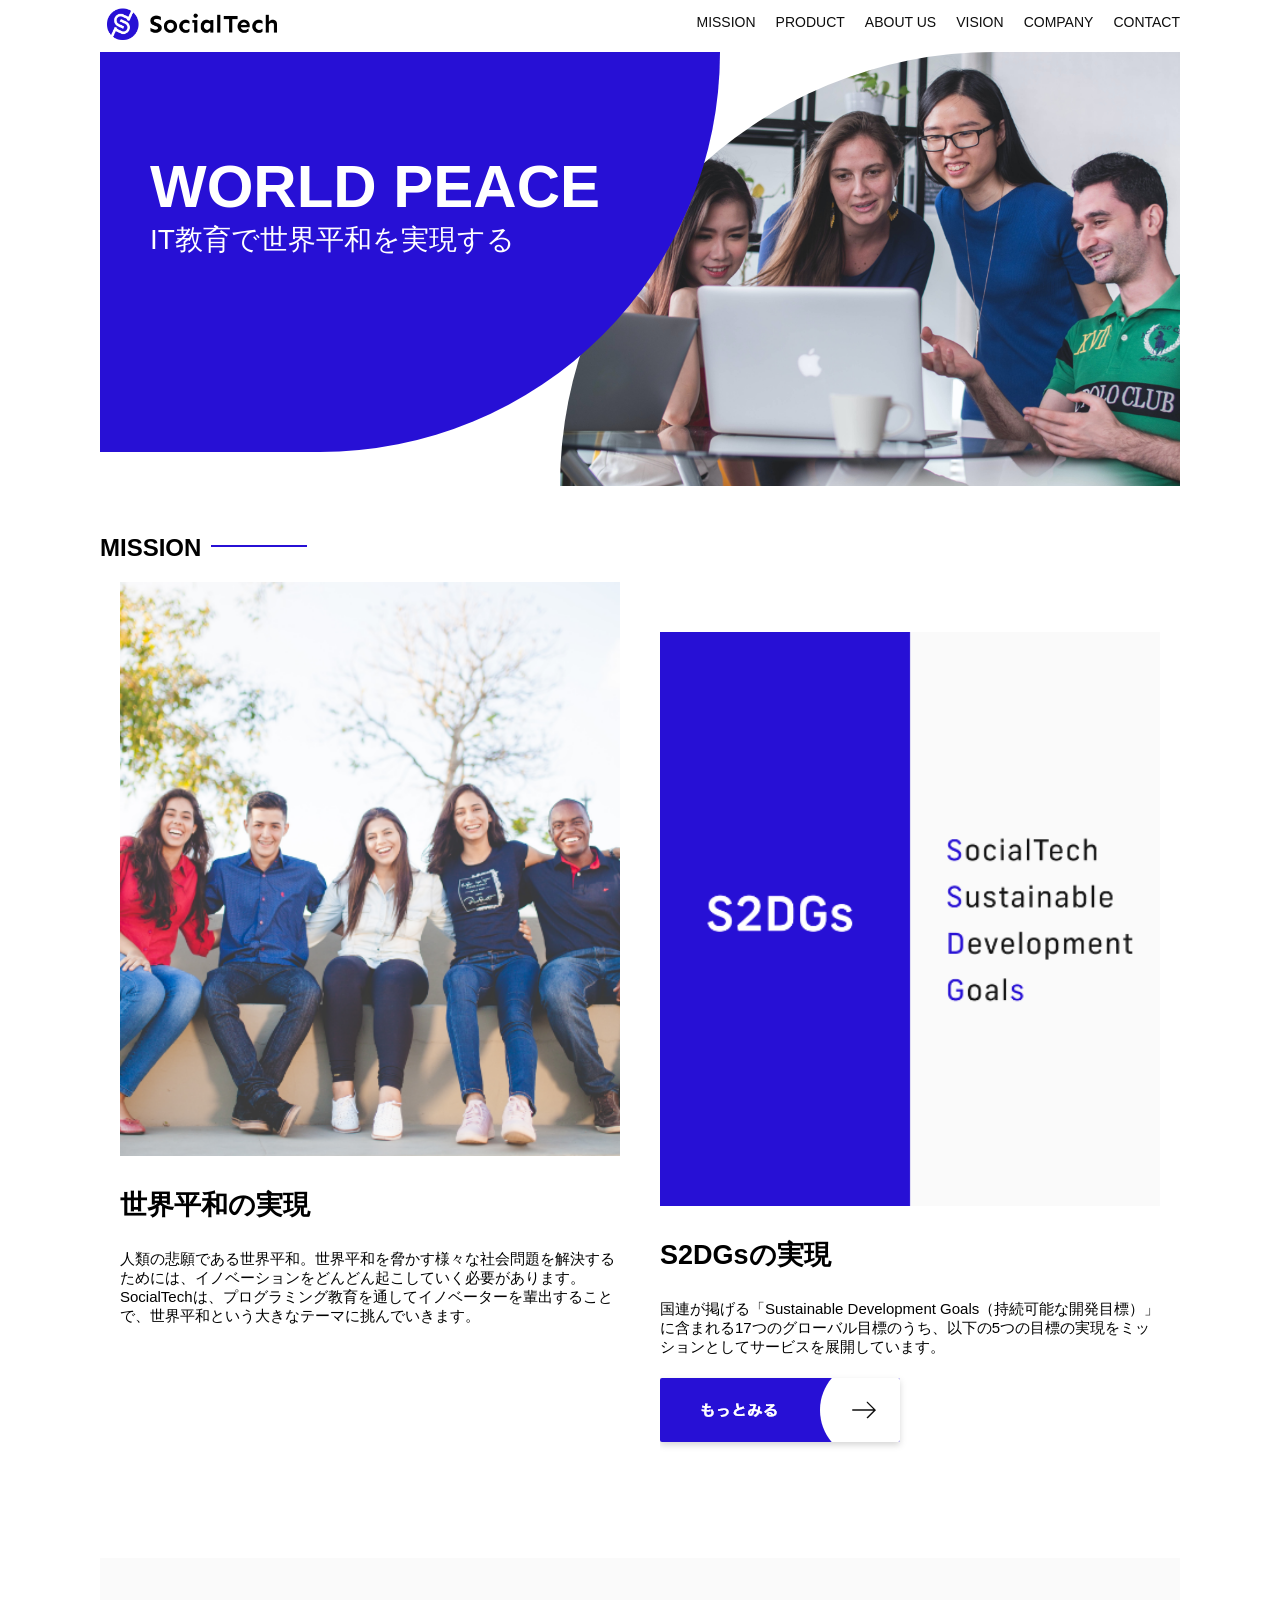
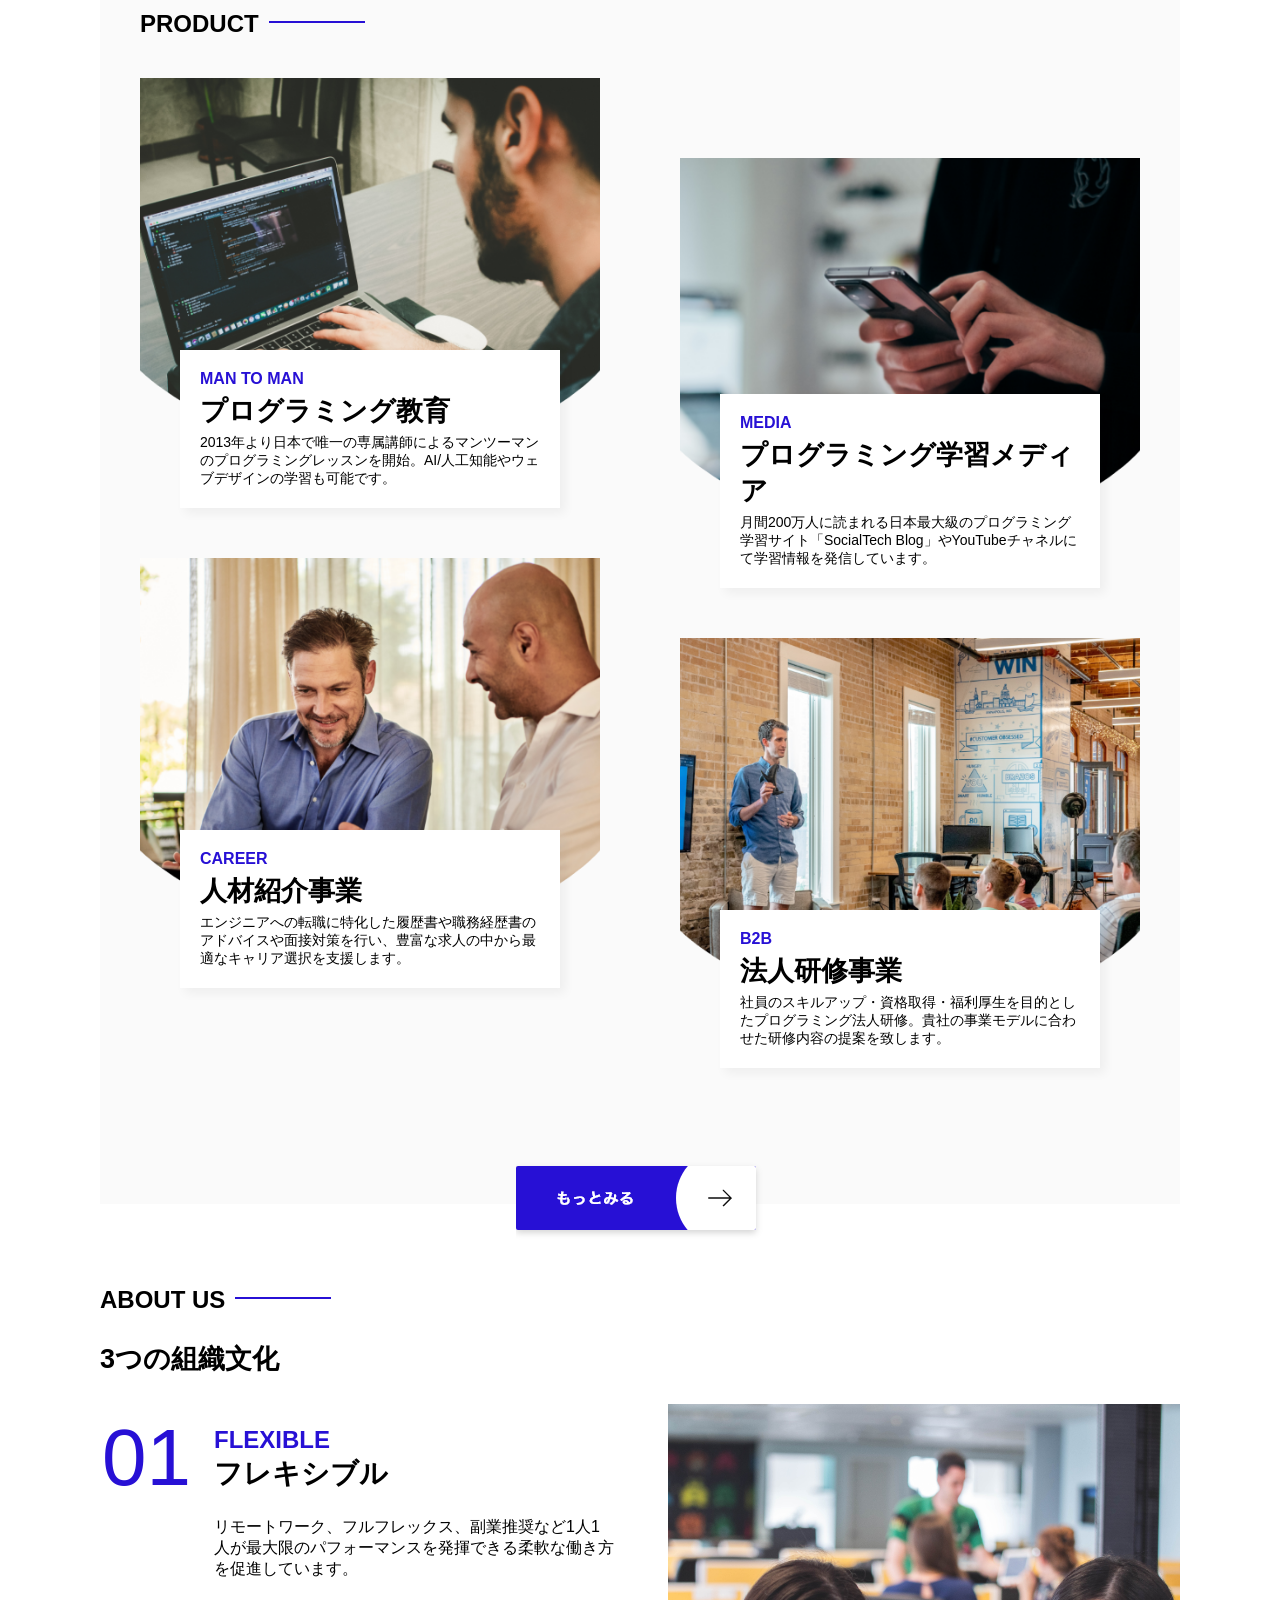
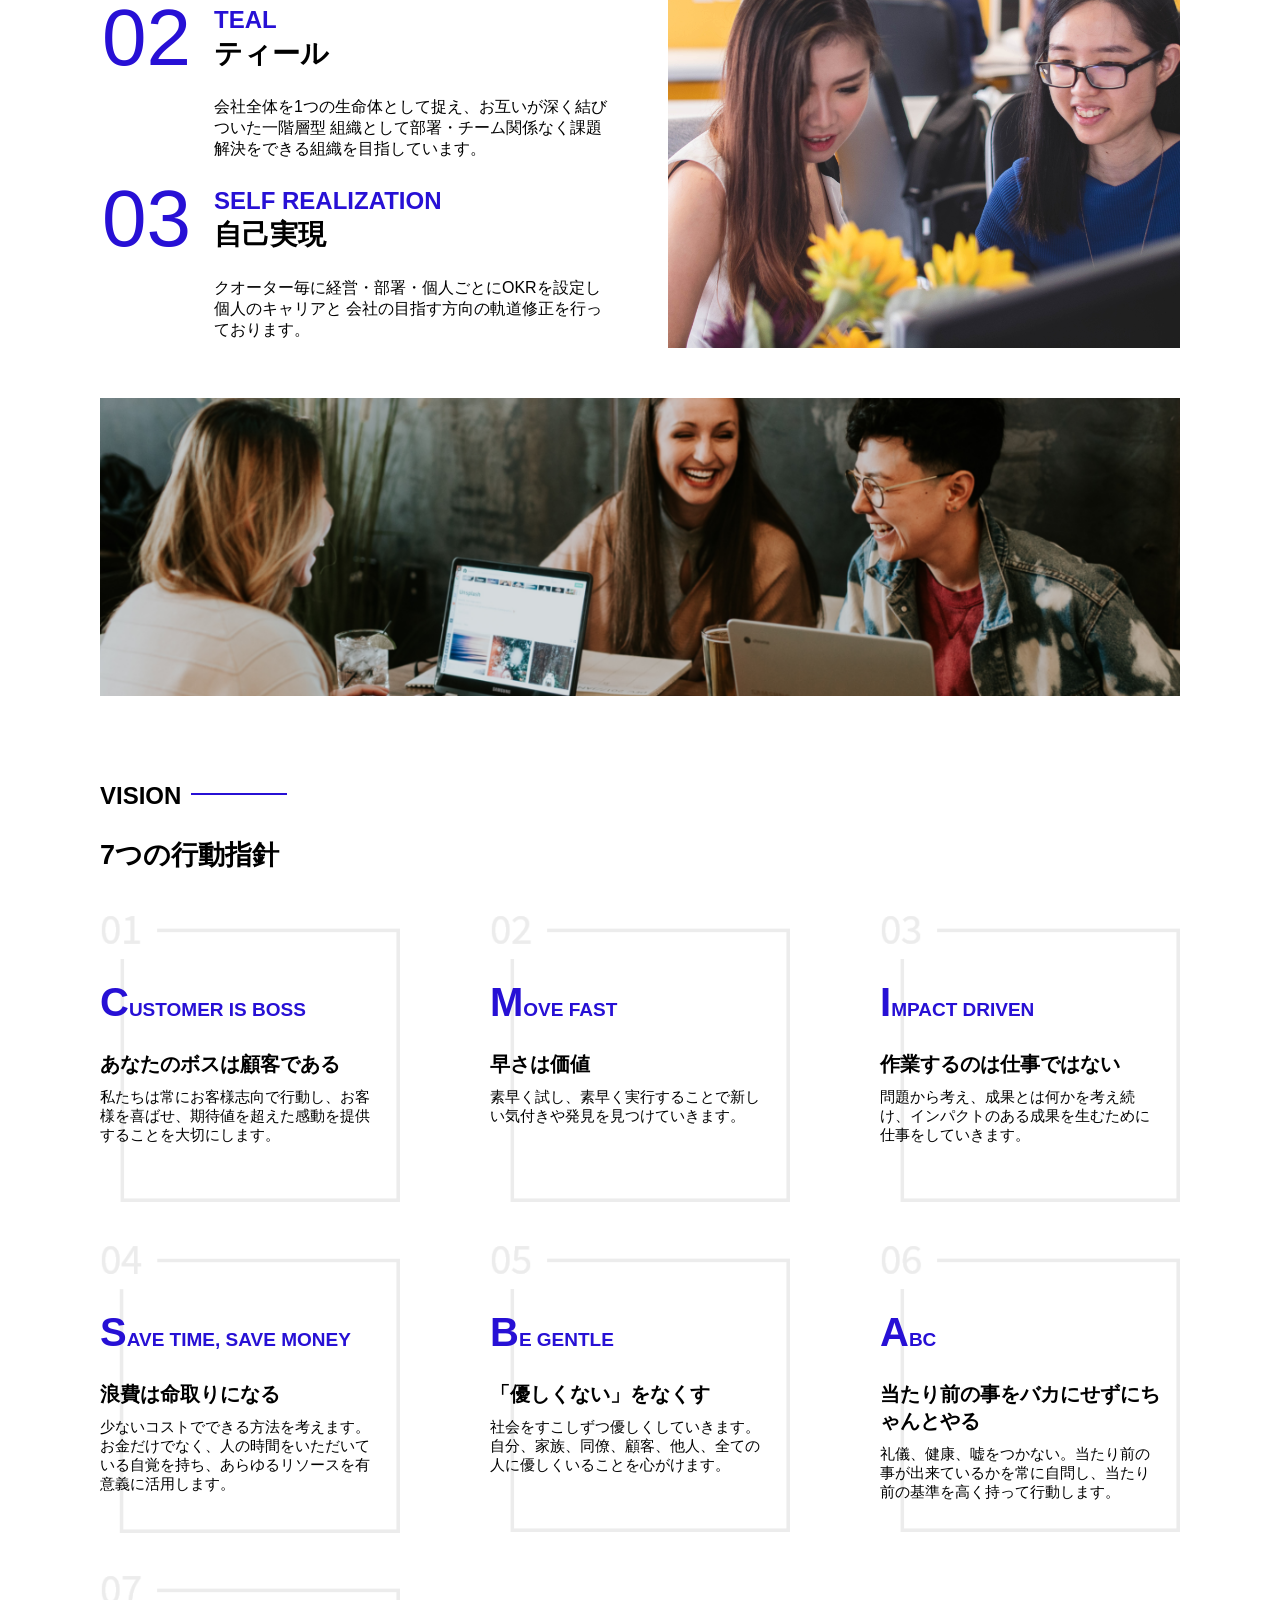
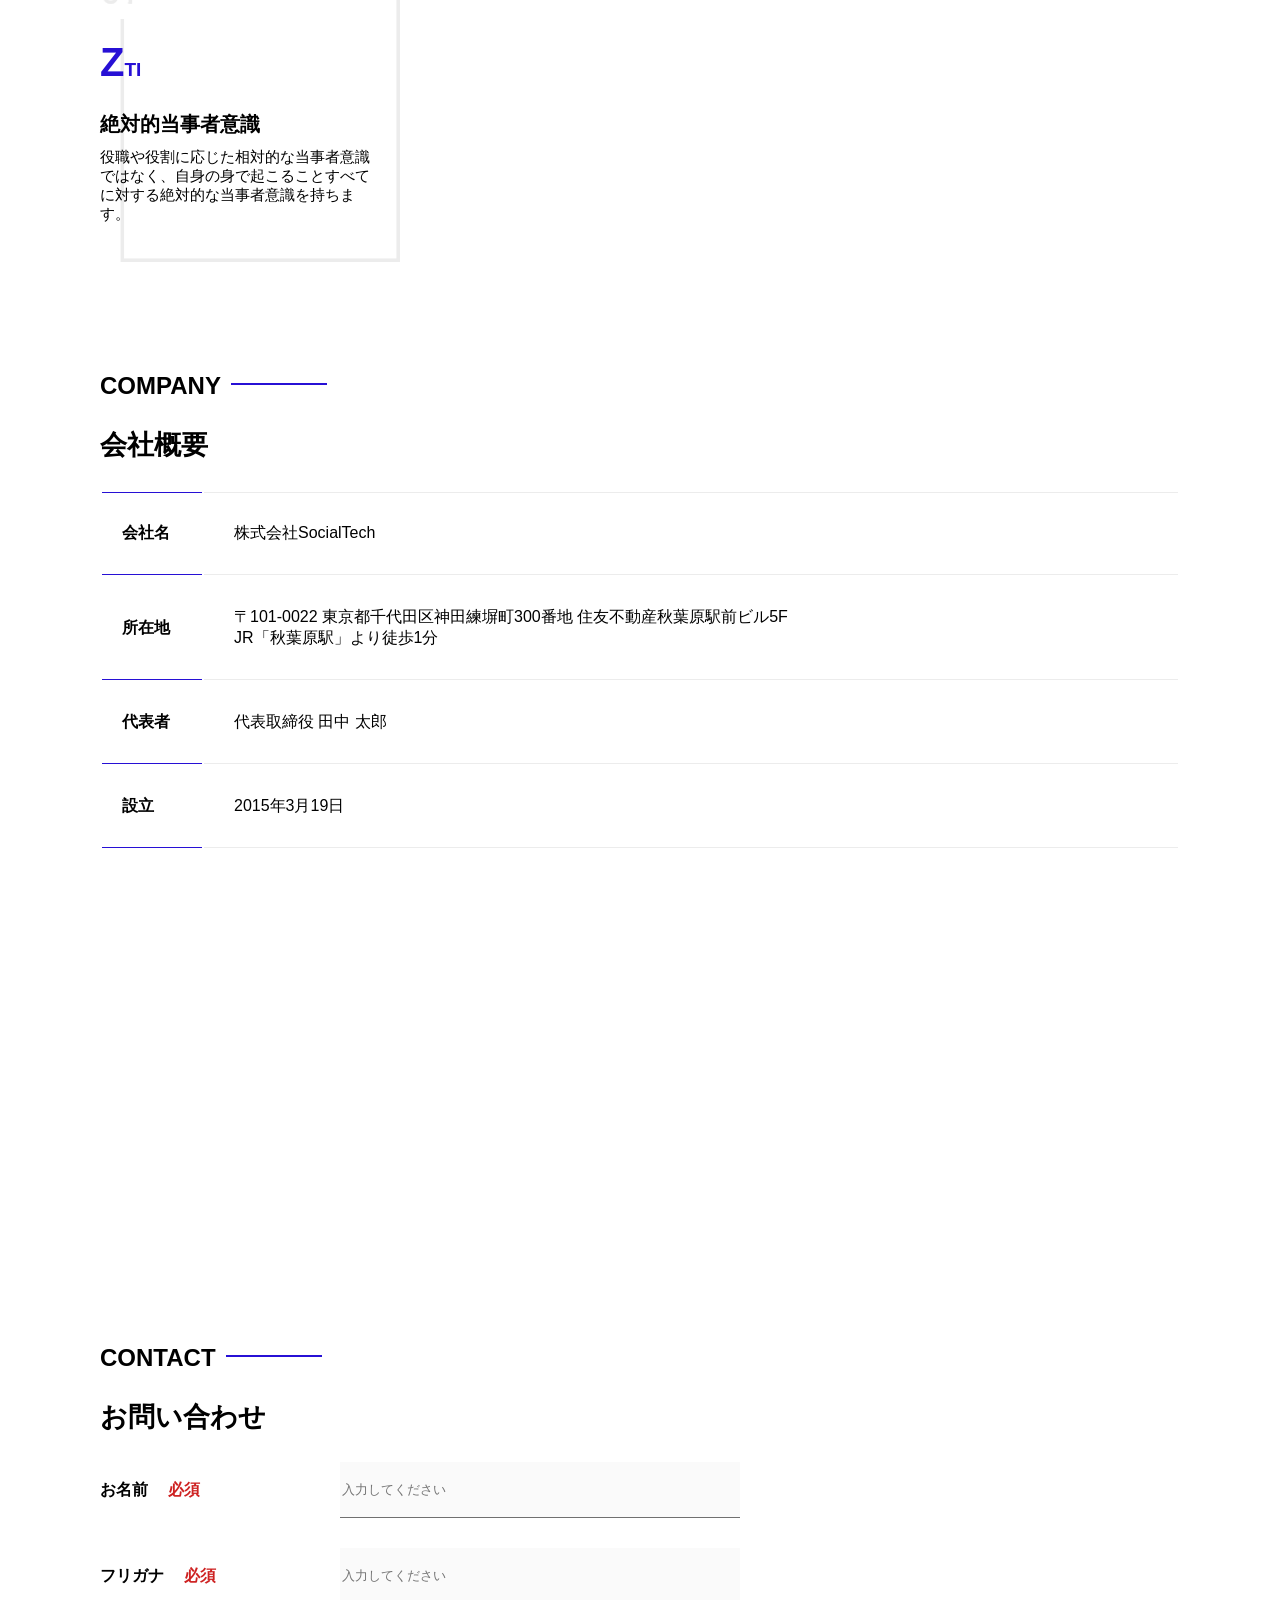
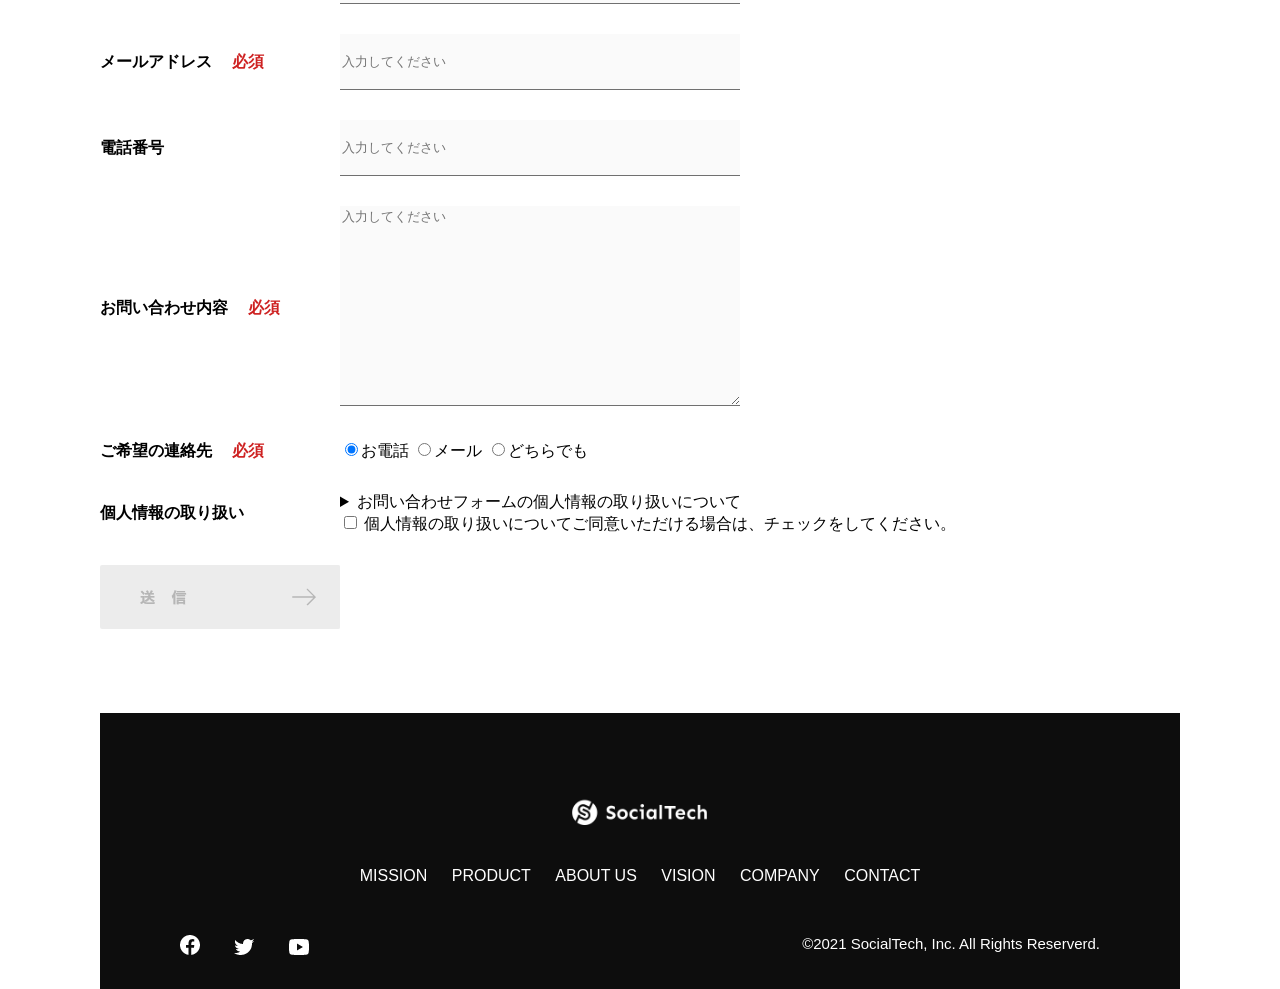
<file: kadai_tutorial_output/index.html>
<!doctype html>
<html>
  <head>
    <title>SocialTech</title>
    <meta charset="UTF-8" />
    <meta name="description" content="SocialTechはEdTech業界のリーディングカンパニーを目指します。" />
    <meta name="viewport" content="width=device-width, initial-scale=1.0" />
    <link rel="stylesheet" href="style.css" />
  </head>

  <body>
    <header>
      <a href="index.html" id="logo"> <img src="images/logo.png" alt="トップページに戻る" /></a>
      <!-- PC用ナビゲーション -->
      <nav id="nav-pc">
        <ul>
          <li><a href="mission.html">MISSION</a></li>
          <li><a href="product.html">PRODUCT</a></li>
          <li><a href="index.html#aboutus">ABOUT US</a></li>
          <li><a href="index.html#vision">VISION</a></li>
          <li><a href="index.html#company">COMPANY</a></li>
          <li><a href="index.html#contact">CONTACT</a></li>
        </ul>
      </nav>
      <!-- スマホ用メニューボタン -->
      <button id="menu-sp" onclick="document.getElementById('nav-sp').style.display = 'block'">
        <img src="images/button-menu.png" alt="ナビゲーションを開く" />
      </button>
      <!-- スマホ用ナビゲーション -->
      <div id="nav-sp">
        <button id="close" onclick="document.getElementById('nav-sp').style.display = 'none'">
          <img src="images/button-close.png" alt="ナビゲーションを閉じる" />
        </button>
        <nav>
          <ul>
            <li>
              <a id="logo-sp" href="index.html" onclick="document.getElementById('nav-sp').style.display = 'none'"
                ><img src="images/logo-sp.png" alt="トップページに戻る"
              /></a>
            </li>
            <li>
              <a class="menu" href="mission.html" onclick="document.getElementById('nav-sp').style.display = 'none'"
                >MISSION</a
              >
            </li>
            <li>
              <a class="menu" href="product.html" onclick="document.getElementById('nav-sp').style.display = 'none'"
                >PRODUCT</a
              >
            </li>
            <li>
              <a
                class="menu"
                href="index.html#aboutus"
                onclick="document.getElementById('nav-sp').style.display = 'none'"
                >ABOUT US</a
              >
            </li>
            <li>
              <a
                class="menu"
                href="index.html#vision"
                onclick="document.getElementById('nav-sp').style.display = 'none'"
                >VISION</a
              >
            </li>
            <li>
              <a
                class="menu"
                href="index.html#company"
                onclick="document.getElementById('nav-sp').style.display = 'none'"
                >COMPANY
              </a>
            </li>
            <li>
              <a
                class="menu"
                href="index.html#contact"
                onclick="document.getElementById('nav-sp').style.display = 'none'"
                >CONTACT</a
              >
            </li>
          </ul>
        </nav>
        <div id="sns">
          <a href="https://www.facebook.com/sejuku2013">
            <img src="images/button-facebook.png" alt="Facebookのリンク" />
          </a>
          <a href="https://twitter.com/samuraijuku">
            <img src="images/button-twitter.png" alt="Twitterのリンク" />
          </a>
          <a href="https://www.youtube.com/channel/UCCFOQO5aDK0xXam4cUQXT8g">
            <img src="images/button-youtube.png" alt="YouTubeのリンク" />
          </a>
        </div>
      </div>
    </header>
    <main>
      <article>
        <section id="main-visual">
          <div id="main-message">
            <h1>WORLD PEACE</h1>
            <p>IT教育で世界平和を実現する</p>
          </div>
          <img src="images/index/index-main.png" alt="PCの周りに集まる多国籍の仲間たち" />
        </section>
        <section id="mission">
          <h2 class="index-h2">MISSION</h2>
          <div id="mission-flex">
            <div>
              <img
                id="mission-photo"
                src="images/index/index-mission.png"
                alt="屋外のベンチで写真を撮影する多国籍の仲間たち"
              />
              <h3>世界平和の実現</h3>
              <p>
                人類の悲願である世界平和。世界平和を脅かす様々な社会問題を解決するためには、イノベーションをどんどん起こしていく必要があります。SocialTechは、プログラミング教育を通してイノベーターを輩出することで、世界平和という大きなテーマに挑んでいきます。
              </p>
            </div>
            <div>
              <img id="s2dgs" src="images/index/s2dgs.png" alt="S2DGs" />
              <h3>S2DGsの実現</h3>
              <p>
                国連が掲げる「Sustainable Development
                Goals（持続可能な開発目標）」に含まれる17つのグローバル目標のうち、以下の5つの目標の実現をミッションとしてサービスを展開しています。
              </p>
              <a href="mission.html">
                <img src="images/button-more.png" alt="もっとみる" />
              </a>
            </div>
          </div>
        </section>
        <section id="product">
          <h2 class="index-h2">PRODUCT</h2>
          <div class="product-flex">
            <div id="product-left">
              <div>
                <img class="product-photo" src="images/index/index-mantoman.png" alt="PCでコードを書く男性" />
                <div class="product-explain">
                  <span>MAN TO MAN</span>
                  <h3>プログラミング教育</h3>
                  <p>
                    2013年より日本で唯一の専属講師によるマンツーマンのプログラミングレッスンを開始。AI/人工知能やウェブデザインの学習も可能です。
                  </p>
                </div>
              </div>
              <div>
                <img class="product-photo" src="images/index/index-career.png" alt="笑顔で話し合う2人の男性" />
                <div class="product-explain">
                  <span>CAREER</span>
                  <h3>人材紹介事業</h3>
                  <p>
                    エンジニアへの転職に特化した履歴書や職務経歴書のアドバイスや面接対策を行い、豊富な求人の中から最適なキャリア選択を支援します。
                  </p>
                </div>
              </div>
            </div>
            <div id="product-right">
              <div>
                <img class="product-photo" src="images/index/index-media.png" alt="スマートフォンを操作する人" />
                <div class="product-explain">
                  <span>MEDIA</span>
                  <h3>プログラミング学習メディア</h3>
                  <p>
                    月間200万人に読まれる日本最大級のプログラミング学習サイト「SocialTech
                    Blog」やYouTubeチャネルにて学習情報を発信しています。
                  </p>
                </div>
              </div>
              <div>
                <img class="product-photo" src="images/index/index-b2b.png" alt="講演中の男性とそれを聴く人々" />
                <div class="product-explain">
                  <span>B2B</span>
                  <h3>法人研修事業</h3>
                  <p>
                    社員のスキルアップ・資格取得・福利厚生を目的としたプログラミング法人研修。貴社の事業モデルに合わせた研修内容の提案を致します。
                  </p>
                </div>
              </div>
            </div>
          </div>
          <div id="product-more">
            <a href="product.html">
              <img src="images/button-more.png" alt="もっとみる" />
            </a>
          </div>
        </section>

        <section id="aboutus">
          <h2 class="index-h2">ABOUT US</h2>
          <h3>3つの組織文化</h3>
          <div>
            <table class="culture-table">
              <tr>
                <td class="culture-num">01</td>
                <th><span class="culture-en">FLEXIBLE</span><br />フレキシブル</th>
              </tr>
              <tr>
                <td></td>
                <td class="culture-description">
                  リモートワーク、フルフレックス、副業推奨など1人1人が最大限のパフォーマンスを発揮できる柔軟な働き方を促進しています。
                </td>
              </tr>
              <tr>
                <td class="culture-num">02</td>
                <th><span class="culture-en">TEAL</span><br />ティール</th>
              </tr>
              <tr>
                <td></td>
                <td class="culture-description">
                  会社全体を1つの生命体として捉え、お互いが深く結びついた一階層型
                  組織として部署・チーム関係なく課題解決をできる組織を目指しています。
                </td>
              </tr>
              <tr>
                <td class="culture-num">03</td>
                <th><span class="culture-en">SELF REALIZATION</span><br />自己実現</th>
              </tr>
              <tr>
                <td></td>
                <td class="culture-description">
                  クオーター毎に経営・部署・個人ごとにOKRを設定し個人のキャリアと
                  会社の目指す方向の軌道修正を行っております。
                </td>
              </tr>
            </table>
            <img class="culture-img" src="images/index/index-aboutus1.png" alt="笑顔で話し合う2人の女性" />
          </div>
          <img class="culture-img2" src="images/index/index-aboutus2.png" alt="笑顔で話し合う3人の男女" />
        </section>
        <section id="vision">
          <h2 class="index-h2">VISION</h2>
          <h3>7つの行動指針</h3>
          <div>
            <div class="vision-box">
              <img src="images/index/vision-01.png" alt="01" />
              <div>
                <h4>CUSTOMER IS BOSS</h4>
                <h5>あなたのボスは顧客である</h5>
                <p>私たちは常にお客様志向で行動し、お客様を喜ばせ、期待値を超えた感動を提供することを大切にします。</p>
              </div>
            </div>
            <div class="vision-box">
              <img src="images/index/vision-02.png" alt="02" />
              <div>
                <h4>MOVE FAST</h4>
                <h5>早さは価値</h5>
                <p>素早く試し、素早く実行することで新しい気付きや発見を見つけていきます。</p>
              </div>
            </div>
            <div class="vision-box">
              <img src="images/index/vision-03.png" alt="03" />
              <div>
                <h4>IMPACT DRIVEN</h4>
                <h5>作業するのは仕事ではない</h5>
                <p>問題から考え、成果とは何かを考え続け、インパクトのある成果を生むために仕事をしていきます。</p>
              </div>
            </div>
            <div class="vision-box">
              <img src="images/index/vision-04.png" alt="04" />
              <div>
                <h4>SAVE TIME, SAVE MONEY</h4>
                <h5>浪費は命取りになる</h5>
                <p>
                  少ないコストでできる方法を考えます。お金だけでなく、人の時間をいただいている自覚を持ち、あらゆるリソースを有意義に活用します。
                </p>
              </div>
            </div>
            <div class="vision-box">
              <img src="images/index/vision-05.png" alt="05" />
              <div>
                <h4>BE GENTLE</h4>
                <h5>「優しくない」をなくす</h5>
                <p>
                  社会をすこしずつ優しくしていきます。自分、家族、同僚、顧客、他人、全ての人に優しくいることを心がけます。
                </p>
              </div>
            </div>
            <div class="vision-box">
              <img src="images/index/vision-06.png" alt="06" />
              <div>
                <h4>ABC</h4>
                <h5>当たり前の事をバカにせずにちゃんとやる</h5>
                <p>
                  礼儀、健康、嘘をつかない。当たり前の事が出来ているかを常に自問し、当たり前の基準を高く持って行動します。
                </p>
              </div>
            </div>
            <div class="vision-box">
              <img src="images/index/vision-07.png" alt="07" />
              <div>
                <h4>ZTI</h4>
                <h5>絶対的当事者意識</h5>
                <p>
                  役職や役割に応じた相対的な当事者意識ではなく、自身の身で起こることすべてに対する絶対的な当事者意識を持ちます。
                </p>
              </div>
            </div>
          </div>
        </section>
        <section id="company">
          <h2 class="index-h2">COMPANY</h2>
          <h3>会社概要</h3>
          <table id="company-table">
            <tr>
              <th class="tableheader tableheader-first">会社名</th>
              <td class="cell cell-first">株式会社SocialTech</td>
            </tr>
            <tr>
              <th class="tableheader">所在地</th>
              <td class="cell">
                〒101-0022 東京都千代田区神田練塀町300番地 住友不動産秋葉原駅前ビル5F<br />JR「秋葉原駅」より徒歩1分
              </td>
            </tr>
            <tr>
              <th class="tableheader">代表者</th>
              <td class="cell">代表取締役 田中 太郎</td>
            </tr>
            <tr>
              <th class="tableheader">設立</th>
              <td class="cell">2015年3月19日</td>
            </tr>
          </table>
          <iframe
            src="https://www.google.com/maps/embed?pb=!1m18!1m12!1m3!1d6480.132705569783!2d139.76762657176073!3d35.69998475352051!2m3!1f0!2f0!3f0!3m2!1i1024!2i768!4f13.1!3m3!1m2!1s0x60188c04f0201e11%3A0x3ad1aca61e68b3f2!2z5L2P5Y-L5LiN5YuV55Sj56eL6JGJ5Y6f44OT44Or!5e0!3m2!1sja!2sjp!4v1774159462496!5m2!1sja!2sjp"
            style="border: 0"
            allowfullscreen=""
            loading="lazy"
          >
          </iframe>
        </section>

        <section id="contact">
          <h2 class="index-h2">CONTACT</h2>
          <h3>お問い合わせ</h3>
          <form>
            <div>
              <div class="contact-heading">
                <label class="contact-label">お名前<span class="contact-span">必須</span></label>
              </div>
              <div>
                <input type="text" name="name" placeholder="入力してください" class="contact-textbox" />
              </div>
            </div>
            <div>
              <div class="contact-heading">
                <label class="contact-label">フリガナ<span class="contact-span">必須</span></label>
              </div>
              <div>
                <input type="text" name="hurigana" placeholder="入力してください" class="contact-textbox" />
              </div>
            </div>
            <div>
              <div class="contact-heading">
                <label class="contact-label">メールアドレス<span class="contact-span">必須</span></label>
              </div>
              <div>
                <input type="text" name="email" placeholder="入力してください" class="contact-textbox" />
              </div>
            </div>
            <div>
              <div class="contact-heading">
                <label class="contact-label">電話番号</label>
              </div>
              <div>
                <input type="text" name="tel" placeholder="入力してください" class="contact-textbox" />
              </div>
            </div>
            <div>
              <div class="contact-heading">
                <label class="contact-label">お問い合わせ内容<span class="contact-span">必須</span></label>
              </div>
              <div>
                <textarea class="contact-textarea" placeholder="入力してください" name="message"></textarea>
              </div>
            </div>
            <div>
              <div class="contact-heading">
                <label class="contact-label">ご希望の連絡先<span class="contact-span">必須</span></label>
              </div>
              <div>
                <input class="radiobutton" type="radio" value="tel" name="contact" checked /><label>お電話</label>
                <input class="radiobutton" type="radio" value="mail" name="contact" /><label>メール</label>
                <input class="radiobutton" type="radio" value="both" name="contact" /><label>どちらでも</label>
              </div>
            </div>
            <div>
              <div class="contact-heading">
                <label class="contact-label">個人情報の取り扱い</label>
              </div>
              <div>
                <details>
                  <summary>お問い合わせフォームの個人情報の取り扱いについて</summary>
                  <div>
                    <dl>
                      <dt>１．組織の名称又は氏名</dt>
                      <dd>株式会社SocialTech</dd>
                      <dt>２．個人情報保護管理者（若しくはその代理人）の氏名又は職名、所属及び連絡先</dt>
                      <dd>
                        <p>鈴木 一郎 コーポレート部</p>
                        <p>メールアドレス：samurai@example.com</p>
                        <p>TEL：03-1234-5678</p>
                      </dd>
                      <dt>３．個人情報の利用目的</dt>
                      <dd>
                        <ul>
                          <li>本サービス及び本サービスに関連する情報の提供又はそれらに関する連絡のため</li>
                          <li>ユーザーの本人確認のため</li>
                          <li>当社サービスのご案内のため</li>
                          <li>当社の商品等の広告または宣伝（電子メールによるものを含むものとします。）</li>
                        </ul>
                      </dd>
                      <dt>４．個人情報の取り扱い業務の委託</dt>
                      <dd>
                        個人情報の取扱業務の全部または一部を外部に業務委託する場合があります。その際、弊社は、個人情報を適切に保護できる管理体制を敷き実行していることを条件として委託先を厳選したうえで、機密保持契約を委託先と締結し、お客様の個人情報を厳密に管理させます。
                      </dd>
                      <dt>５．個人情報の開示等の請求</dt>
                      <dd>
                        お客様は、弊社に対してご自身の個人情報の開示等（利用目的の通知、開示、内容の訂正・追加・削除、利用の停止または消去、第三者への提供の停止）に関して、当社問合わせ窓口に申し出ることができます。<br />
                        その際、弊社はお客様ご本人を確認させていただいたうえで、合理的な期間内に対応いたします。<br />
                        なお、個人情報に関する弊社問合わせ先は、次の通りです。
                      </dd>
                      <dd>
                        <p>株式会社SocialTech 個人情報問合せ窓口</p>
                        <p>〒150-0043 東京都千代田区神田練塀町300番地 住友不動産秋葉原駅前ビル5F</p>
                        <p>メールアドレス：samurai@example.com TEL：03-1234-5678</p>
                      </dd>
                      <dt>６．個人情報を提供されることの任意性について</dt>
                      <dd>
                        お客様がご自身の個人情報を弊社に提供されるか否かは、お客様のご判断によりますが、もしご提供されない場合には、適切なサービスが提供できない場合がありますので予めご了承ください。
                      </dd>
                    </dl>
                  </div>
                </details>
                <input type="checkbox" name="agree" />
                <span>個人情報の取り扱いについてご同意いただける場合は、チェックをしてください。</span>
              </div>
            </div>
            <input type="image" src="images/button-submit.png" alt="送信する" />
          </form>
        </section>
      </article>
    </main>

    <footer>
      <div id="footer-logo">
        <img src="images/logo-sp.png" alt="SocialTech" />
      </div>
      <div id="footer-link">
        <a href="mission.html">MISSION</a>
        <a href="product.html">PRODUCT</a>
        <a href="index.html#aboutus">ABOUT US</a>
        <a href="index.html#vision">VISION</a>
        <a href="index.html#company">COMPANY</a>
        <a href="index.html#contact">CONTACT</a>
      </div>
      <div id="sns-footer">
        <div class="sns-btns">
          <a href="https://www.facebook.com/sejuku2013"
            ><img src="images/button-facebook.png" alt="Facebookのリンク"
          /></a>
          <a href="https://twitter.com/samuraijuku"><img src="images/button-twitter.png" alt="Twitterのリンク" /></a>
          <a href="https://www.youtube.com/channel/UCCFOQO5aDK0xXam4cUQXT8g"
            ><img src="images/button-youtube.png" alt="YouTubeのリンク"
          /></a>
        </div>
        <p id="copyright">&copy;2021 SocialTech, Inc. All Rights Reserverd.</p>
      </div>
    </footer>
  </body>
</html>
</file>
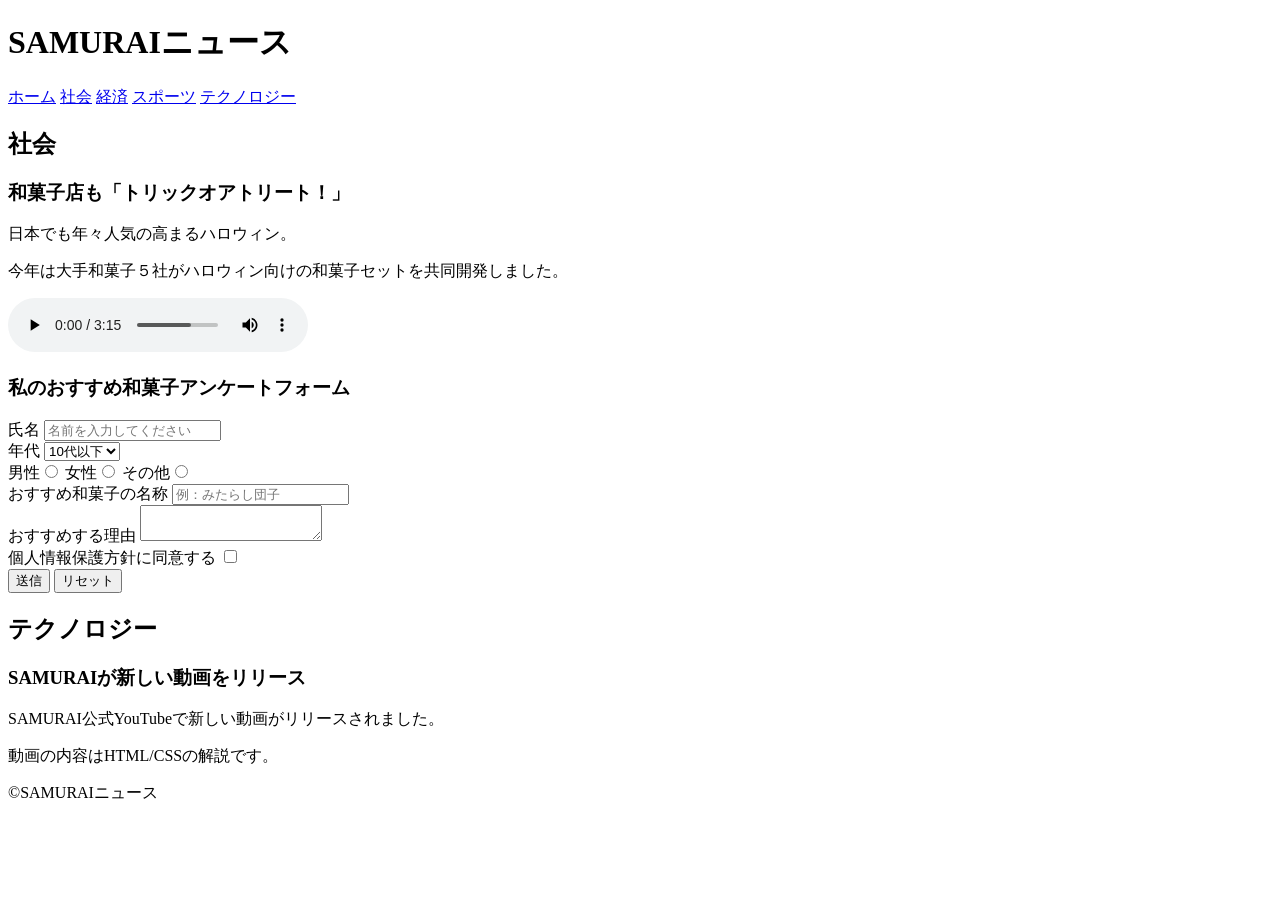
<file: kadai_008/kadai_008.html>
<!DOCTYPE html>
<html>
<head>
    <title>8章課題</title>
    <meta name="description" content="このページは8章の課題です。">
    <meta charset="UTF-8">
</head>

<body>
  <header>
    <h1>SAMURAIニュース</h1>
    <nav>
      <a href="https://www.sejuku.net/">ホーム</a>
      <a href="https://www.sejuku.net/">社会</a>
      <a href="https://www.sejuku.net/">経済</a>
      <a href="https://www.sejuku.net/">スポーツ</a>
      <a href="https://www.sejuku.net/">テクノロジー</a>
    </nav>
  </header>

  <main>
   <article>
     <h2>社会</h2>
    <section>
     <h3>和菓子店も「トリックオアトリート！」</h3>
    <p>日本でも年々人気の高まるハロウィン。</p>
    <p>今年は大手和菓子５社がハロウィン向けの和菓子セットを共同開発しました。</p>
    <audio src="ichi.mp3" controls></audio>
    </section>
    <section>
     <h3>私のおすすめ和菓子アンケートフォーム</h3>
        <form>
            <label>氏名</label>
            <input type="text" placeholder="名前を入力してください">
            <br>

            <label>年代</label>
            <select>
                <option>10代以下</option>
                <option>20代</option>
                <option>30代</option>
                <option>40代以上</option>
            </select>
            <br>
            
            <label>男性</label><input type="radio" name="gender">
            <label>女性</label><input type="radio" name="gender">
            <label>その他</label><input type="radio" name="gender">
            <br>
            
            <label>おすすめ和菓子の名称</label>
            <input type="text" placeholder="例：みたらし団子">
            <br>
            <label>おすすめする理由</label>
            <textarea></textarea>
            <br>
            
            <label>個人情報保護方針に同意する</label>
            <input type="checkbox">
            <br>

            <input type="submit" value="送信">
            <input type="reset" value="リセット">
            <br>
        </form>
     </section>
    </article>
    
    <article>
     <h2>テクノロジー</h2>
      <section>
       <h3>SAMURAIが新しい動画をリリース</h3>
       <p>SAMURAI公式YouTubeで新しい動画がリリースされました。</p>
       <p>動画の内容はHTML/CSSの解説です。</p>
     </section>
    </article>
   </main>

<footer>
 <p>&copy;SAMURAIニュース</p>
</footer>

</body>
</html>
</file>
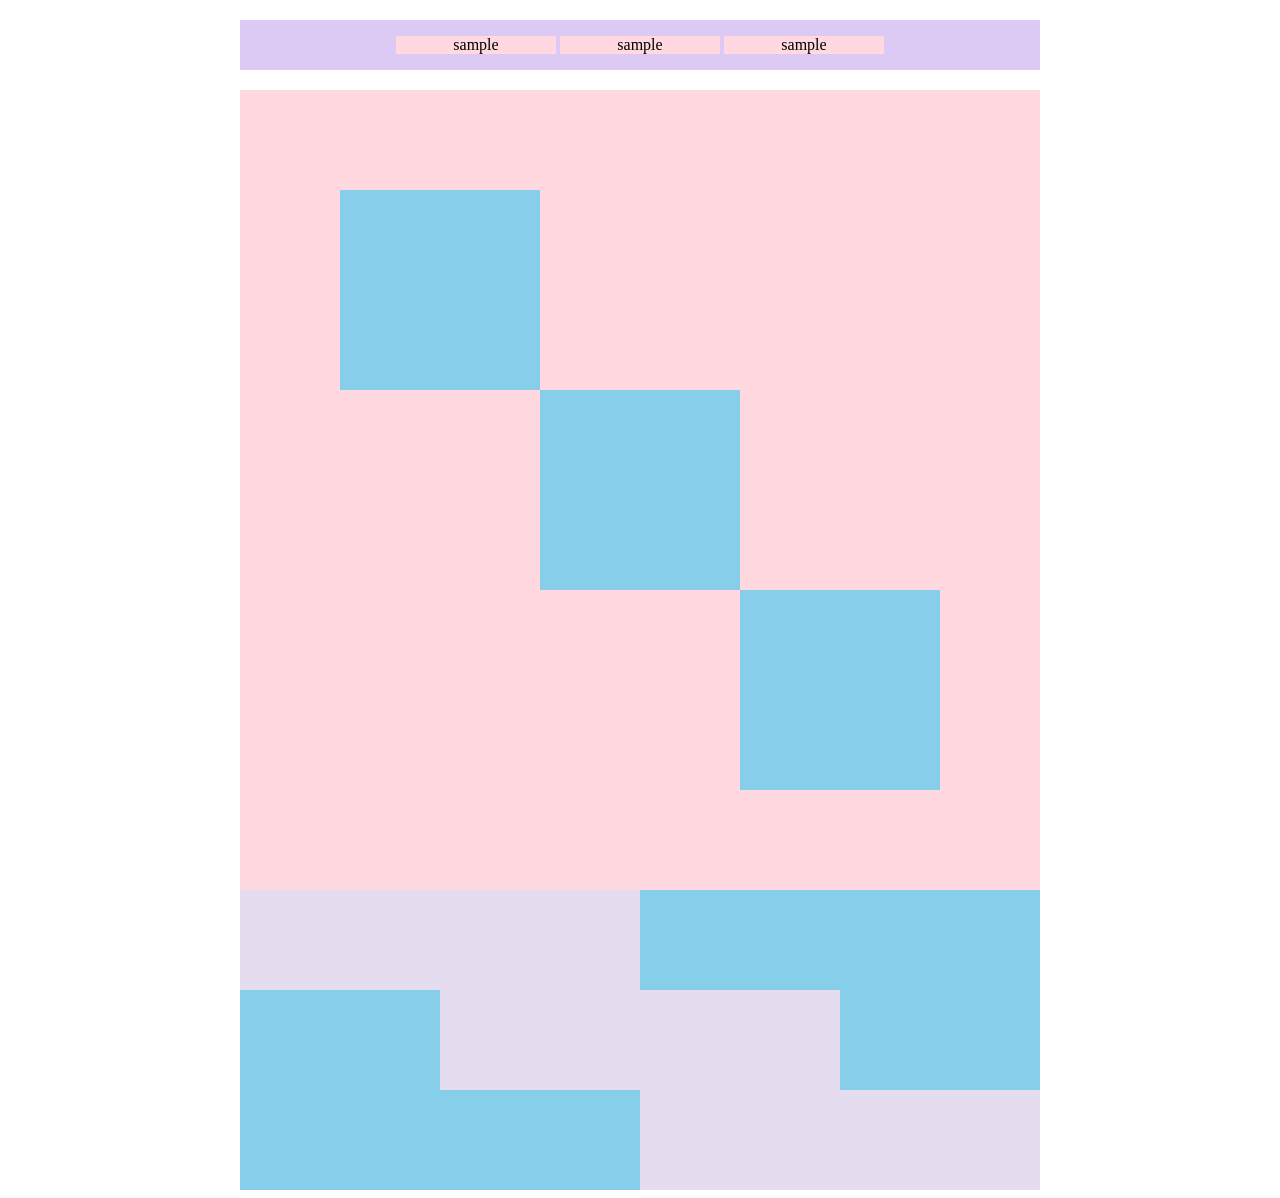
<file: kadai_018/kadai_018.html>
<!DOCTYPE html>
<html>
<head>
  <meta charset="UTF-8">
  <link rel="stylesheet" href="style.css">
  <meta name="description" content="このページは18章の課題です。">
  <title>18章課題</title>
</head>
<body>
  <div id="top">
    <p class="top-child">sample</p>
    <p class="top-child">sample</p>
    <p class="top-child">sample</p>
  </div>
  <div id="middle">
    <div id="middle-child01"></div>
    <div id="middle-child02"></div>
    <div id="middle-child03"></div>
  </div>
  <div id="bottom">
    <div id="bottom-child01"></div>
    <div id="bottom-child02"></div>
    <div id="bottom-child03"></div>
  </div>
</body>
</html>
</file>
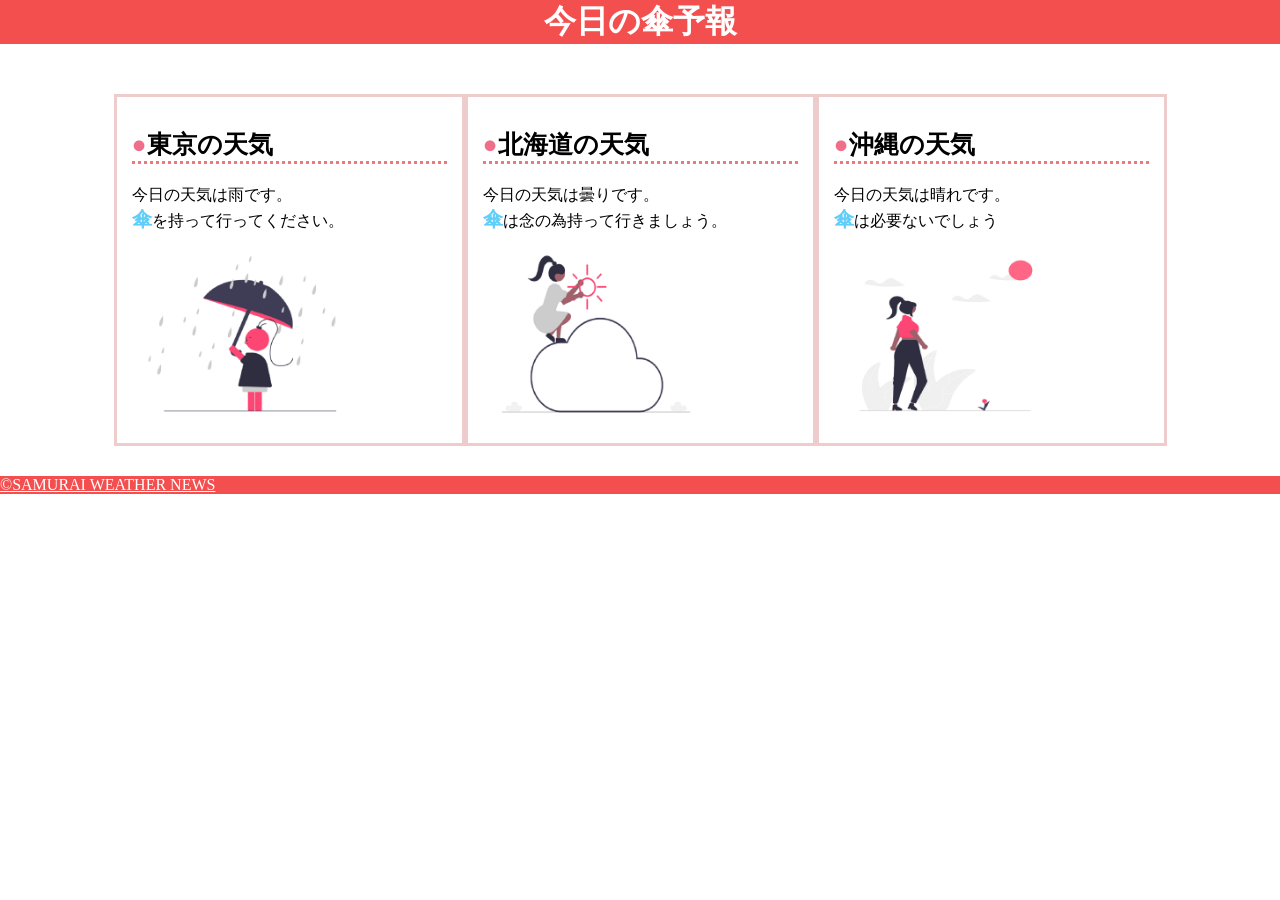
<file: kadai_022/kadai_022.html>
<!DOCTYPE html>
<html>
    <head>
        <meta charset="UTF-8">
        <meta name="viewport" content="width=device-width, initial-scale=1.0">
        <link rel="stylesheet" href="style.css">
        <title>22章課題</title>
</head>
<body>
    <header>
        <h1>今日の傘予報</h1>
    </header>
    <main>
        <div id="parent">
            <div class="contents">
            <h2>東京の天気</h2>
            <p>今日の天気は雨です。</p>
            <p>傘を持って行ってください。</p>
            <img src="images/rainy.png" alt="雨">
            </div>

            <div class="contents">
            <h2>北海道の天気</h2>
            <p>今日の天気は曇りです。</p>
            <p>傘は念の為持って行きましょう。</p>
            <img src="images/cloudy.png" alt="曇り">
            </div>

            <div class="contents">
            <h2>沖縄の天気</h2>
            <p>今日の天気は晴れです。</p>
            <p>傘は必要ないでしょう</p>
            <img src="images/sunny.png" alt="晴れ">
            </div>

    </main>
    <footer>
        <a href="https://www.sejuku.net/corp/">&copy;SAMURAI WEATHER NEWS</a>
    </footer>
</body>
</html>
</file>
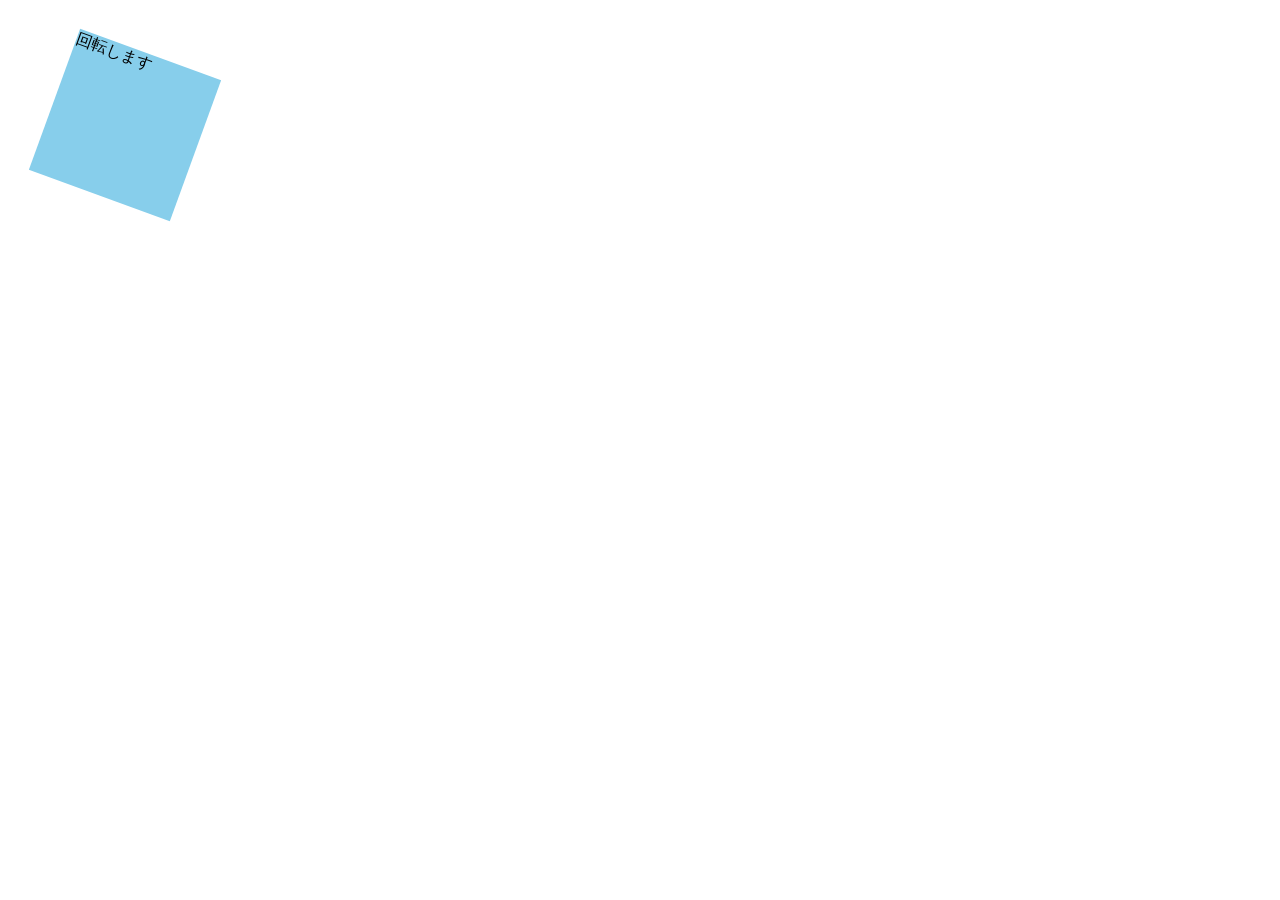
<file: kadai_mdn_css/mdn.html>
<!DOCTYPE html>
<html>
<head>
    <style>
        div {
            position:absolute;
            left: 50px;
            top: 50px;
            width: 150px;
            height: 150px;
            background-color: skyblue;
            transform: rotate(20deg);
        }
    </style>
</head>

<body>
    <div>
        回転します 
    </div>
</body>
</html>
</file>
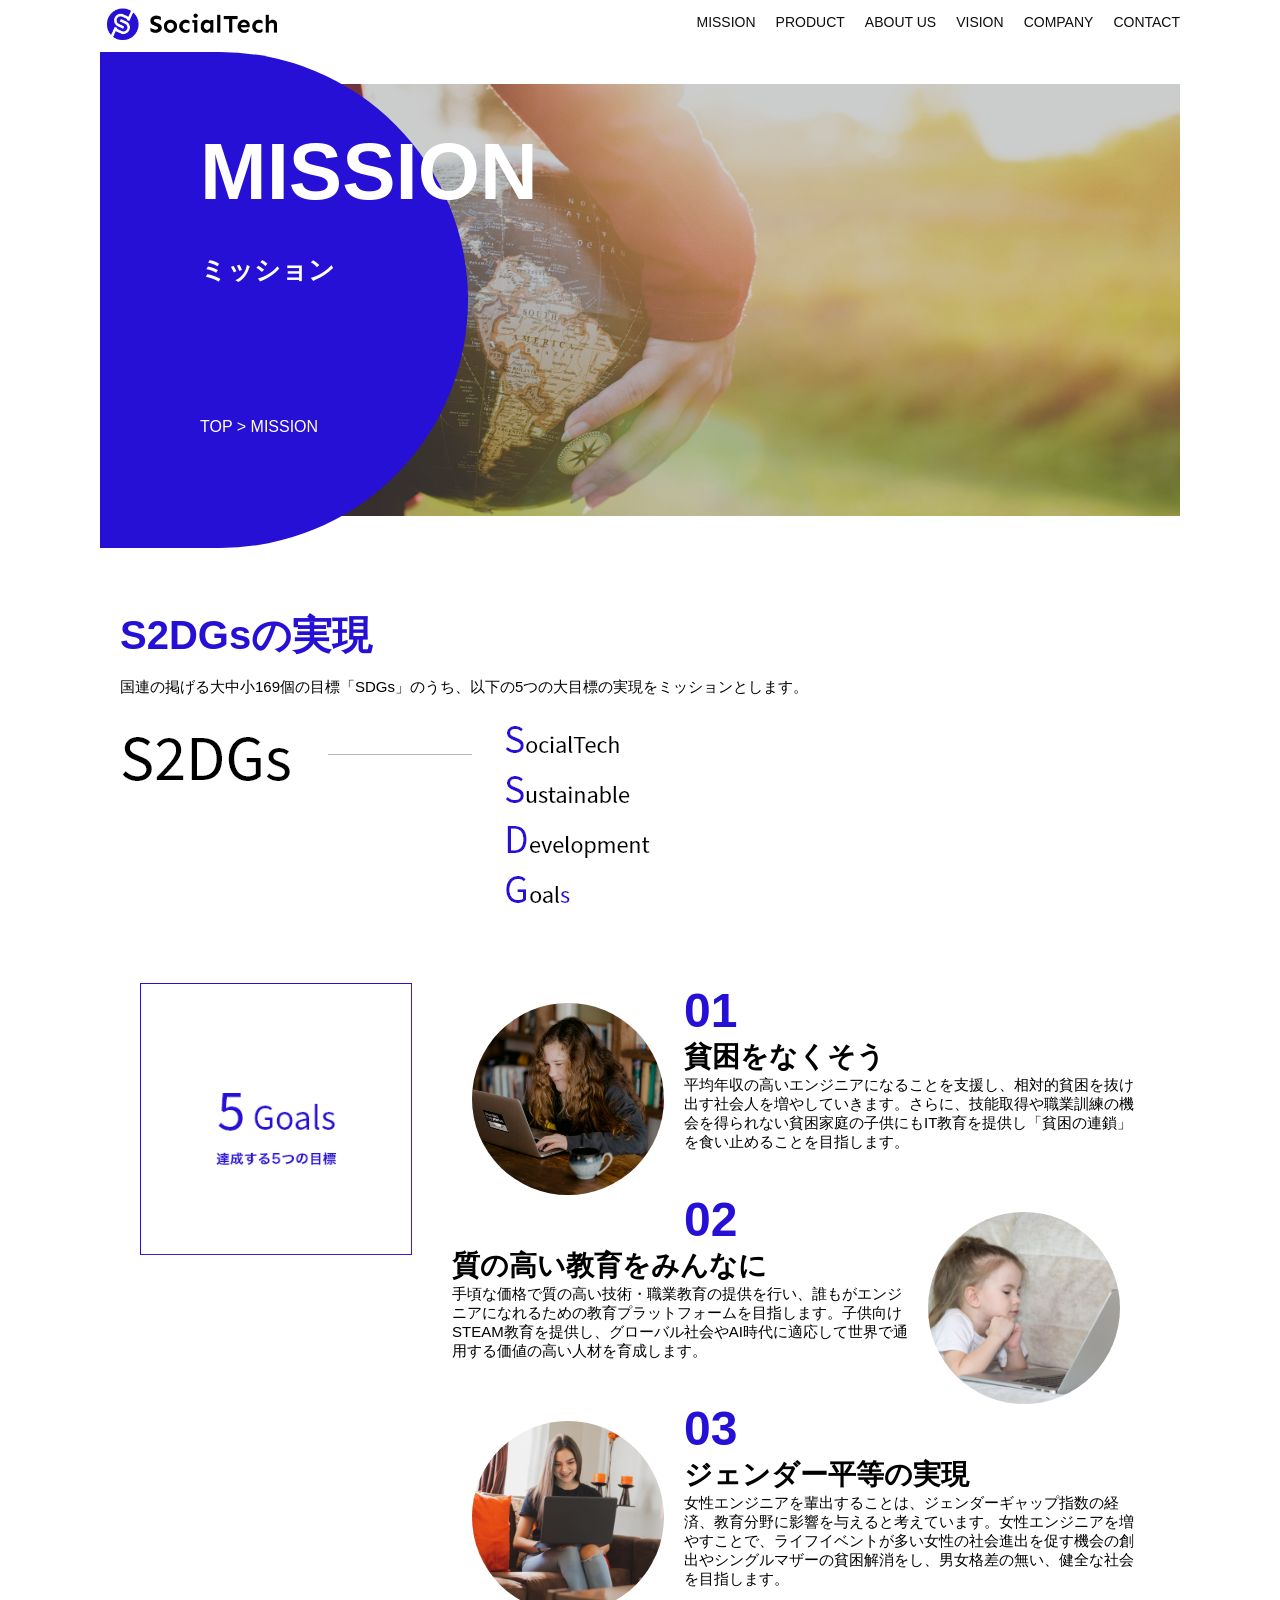
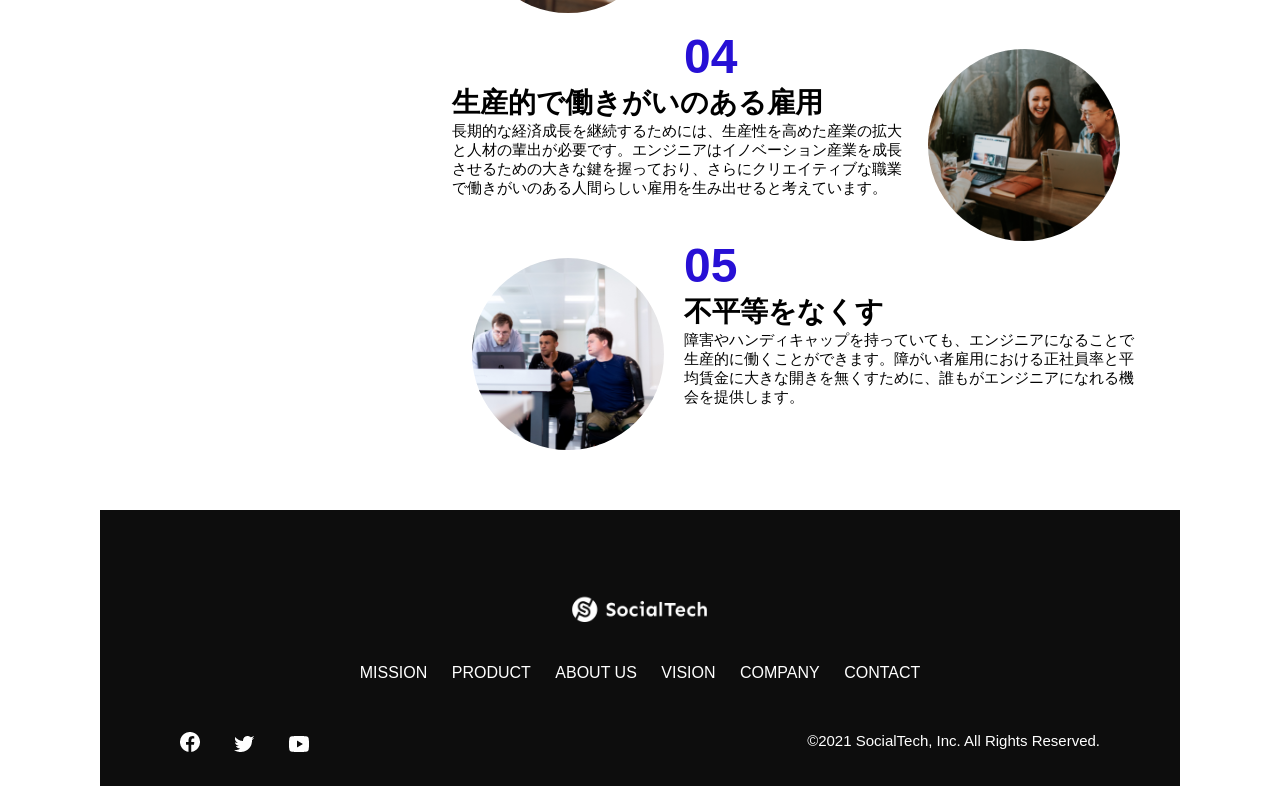
<file: kadai_tutorial_output/mission.html>
<!doctype html>
<html>
  <head>
    <title>SocialTech -MISSION ミッション-</title>
    <meta charset="UTF-8" />
    <meta name="description" content="SocialTechが目指す5つの目標（S2DGs）を紹介します" />
    <meta name="viewport" content="width=device-width, initial-scale=1.0" />
    <link rel="stylesheet" href="style.css" />
  </head>

  <body>
    <header>
      <a href="index.html" id="logo">
        <img src="images/logo.png" alt="トップページに戻る" />
      </a>
      <!-- PC用ナビゲーション -->
      <nav id="nav-pc">
        <ul>
          <li><a href="mission.html">MISSION</a></li>
          <li><a href="product.html">PRODUCT</a></li>
          <li><a href="index.html#aboutus">ABOUT US</a></li>
          <li><a href="index.html#vision">VISION</a></li>
          <li><a href="index.html#company">COMPANY</a></li>
          <li><a href="index.html#contact">CONTACT</a></li>
        </ul>
      </nav>
      <!-- スマホ用メニューボタン -->
      <button id="menu-sp" onclick="document.getElementById('nav-sp').style.display = 'block'">
        <img src="images/button-menu.png" alt="ナビゲーションを開く" />
      </button>
      <!-- スマホ用ナビゲーション -->
      <div id="nav-sp">
        <button id="close" onclick="document.getElementById('nav-sp').style.display = 'none'">
          <img src="images/button-close.png" alt="ナビゲーションを閉じる" />
        </button>
        <nav>
          <ul>
            <li>
              <a id="logo-sp" href="index.html" onclick="document.getElementById('nav-sp').style.display = 'none'"
                ><img src="images/logo-sp.png" alt="トップページに戻る"
              /></a>
            </li>
            <li>
              <a class="menu" href="mission.html" onclick="document.getElementById('nav-sp').style.display = 'none'"
                >MISSION</a
              >
            </li>
            <li>
              <a class="menu" href="product.html" onclick="document.getElementById('nav-sp').style.display = 'none'"
                >PRODUCT</a
              >
            </li>
            <li>
              <a
                class="menu"
                href="index.html#aboutus"
                onclick="document.getElementById('nav-sp').style.display = 'none'"
                >ABOUT US</a
              >
            </li>
            <li>
              <a
                class="menu"
                href="index.html#vision"
                onclick="document.getElementById('nav-sp').style.display = 'none'"
                >VISION</a
              >
            </li>
            <li>
              <a
                class="menu"
                href="index.html#company"
                onclick="document.getElementById('nav-sp').style.display = 'none'"
                >COMPANY</a
              >
            </li>
            <li>
              <a
                class="menu"
                href="index.html#contact"
                onclick="document.getElementById('nav-sp').style.display = 'none'"
                >CONTACT</a
              >
            </li>
          </ul>
        </nav>
        <div id="sns">
          <a href="https://www.facebook.com/sejuku2013">
            <img src="images/button-facebook.png" alt="Facebookのリンク" />
          </a>
          <a href="https://twitter.com/samuraijuku">
            <img src="images/button-twitter.png" alt="Twitterのリンク" />
          </a>
          <a href="https://www.youtube.com/channel/UCCFOQO5aDK0xXam4cUQXT8g">
            <img src="images/button-youtube.png" alt="YouTubeのリンク" />
          </a>
        </div>
      </div>
    </header>
    <main>
      <article>
        <section id="mission-main">
          <div class="mission-main-inner">
            <div id="mission-title">
              <h1>MISSION<br /><span>ミッション</span></h1>
              <p>TOP > MISSION</p>
            </div>
          </div>
        </section>
        <section id="mission-s2dgs">
          <h2 class="mission-h2">S2DGsの実現</h2>
          <p>国連の掲げる大中小169個の目標「SDGs」のうち、以下の5つの大目標の実現をミッションとします。</p>
          <img src="images/mission/mission-s2dgs.png" alt="S2DGs" />
        </section>

        <section id="mission-five-goals">
          <div class="five-goals-image">
            <img src="images/mission/mission-5goals.png" alt="5Goals" />
          </div>
          <div class="five-goals-read">
            <div>
              <img class="fivegoals-image-left" src="images/mission/mission-5goals01.png" alt="PCを操作する女の子" />
              <span class="fivegoals-number">01</span>
              <h3 class="fivegoals-h3">貧困をなくそう</h3>
              <p class="fivegoals-p">
                平均年収の高いエンジニアになることを支援し、相対的貧困を抜け出す社会人を増やしていきます。さらに、技能取得や職業訓練の機会を得られない貧困家庭の子供にもIT教育を提供し「貧困の連鎖」を食い止めることを目指します。
              </p>
            </div>
            <div>
              <img
                class="fivegoals-image-right"
                src="images/mission/mission-5goals02.png"
                alt="PCを見つめる小さい女の子"
              />
              <span class="fivegoals-number">02</span>
              <h3 class="fivegoals-h3">質の高い教育をみんなに</h3>
              <p class="fivegoals-p">
                手頃な価格で質の高い技術・職業教育の提供を行い、誰もがエンジニアになれるための教育プラットフォームを目指します。子供向けSTEAM教育を提供し、グローバル社会やAI時代に適応して世界で通用する価値の高い人材を育成します。
              </p>
            </div>
            <div>
              <img class="fivegoals-image-left" src="images/mission/mission-5goals03.png" alt="PCを操作する女性" />
              <span class="fivegoals-number">03</span>
              <h3 class="fivegoals-h3">ジェンダー平等の実現</h3>
              <p class="fivegoals-p">
                女性エンジニアを輩出することは、ジェンダーギャップ指数の経済、教育分野に影響を与えると考えています。女性エンジニアを増やすことで、ライフイベントが多い女性の社会進出を促す機会の創出やシングルマザーの貧困解消をし、男女格差の無い、健全な社会を目指します。
              </p>
            </div>
            <div>
              <img
                class="fivegoals-image-right"
                src="images/mission/mission-5goals04.png"
                alt="笑顔で話し合う3人の男女"
              />
              <span class="fivegoals-number">04</span>
              <h3 class="fivegoals-h3">生産的で働きがいのある雇用</h3>
              <p class="fivegoals-p">
                長期的な経済成長を継続するためには、生産性を高めた産業の拡大と人材の輩出が必要です。エンジニアはイノベーション産業を成長させるための大きな鍵を握っており、さらにクリエイティブな職業で働きがいのある人間らしい雇用を生み出せると考えています。
              </p>
            </div>

            <div>
              <img
                class="fivegoals-image-left"
                src="images/mission/mission-5goals05.png"
                alt="障害を持つ男性が生き生きと働く様子"
              />
              <span class="fivegoals-number">05</span>
              <h3 class="fivegoals-h3">不平等をなくす</h3>
              <p class="fivegoals-p">
                障害やハンディキャップを持っていても、エンジニアになることで生産的に働くことができます。障がい者雇用における正社員率と平均賃金に大きな開きを無くすために、誰もがエンジニアになれる機会を提供します。
              </p>
            </div>
          </div>
        </section>
      </article>
    </main>
    <footer>
      <div id="footer-logo">
        <img src="images/logo-sp.png" alt="SocialTech" />
      </div>
      <div id="footer-link">
        <a href="mission.html">MISSION</a>
        <a href="product.html">PRODUCT</a>
        <a href="index.html#aboutus">ABOUT US</a>
        <a href="index.html#vision">VISION</a>
        <a href="index.html#company">COMPANY</a>
        <a href="index.html#contact">CONTACT</a>
      </div>
      <div id="sns-footer">
        <div class="sns-btns">
          <a href="https://www.facebook.com/sejuku2013"
            ><img src="images/button-facebook.png" alt="Facebookのリンク"
          /></a>
          <a href="https://twitter.com/samuraijuku"><img src="images/button-twitter.png" alt="Twitterのリンク" /></a>
          <a href="https://www.youtube.com/channel/UCCFOQO5aDK0xXam4cUQXT8g"
            ><img src="images/button-youtube.png" alt="YouTubeのリンク"
          /></a>
        </div>
        <p id="copyright">&copy;2021 SocialTech, Inc. All Rights Reserved.</p>
      </div>
    </footer>
  </body>
</html>
</file>
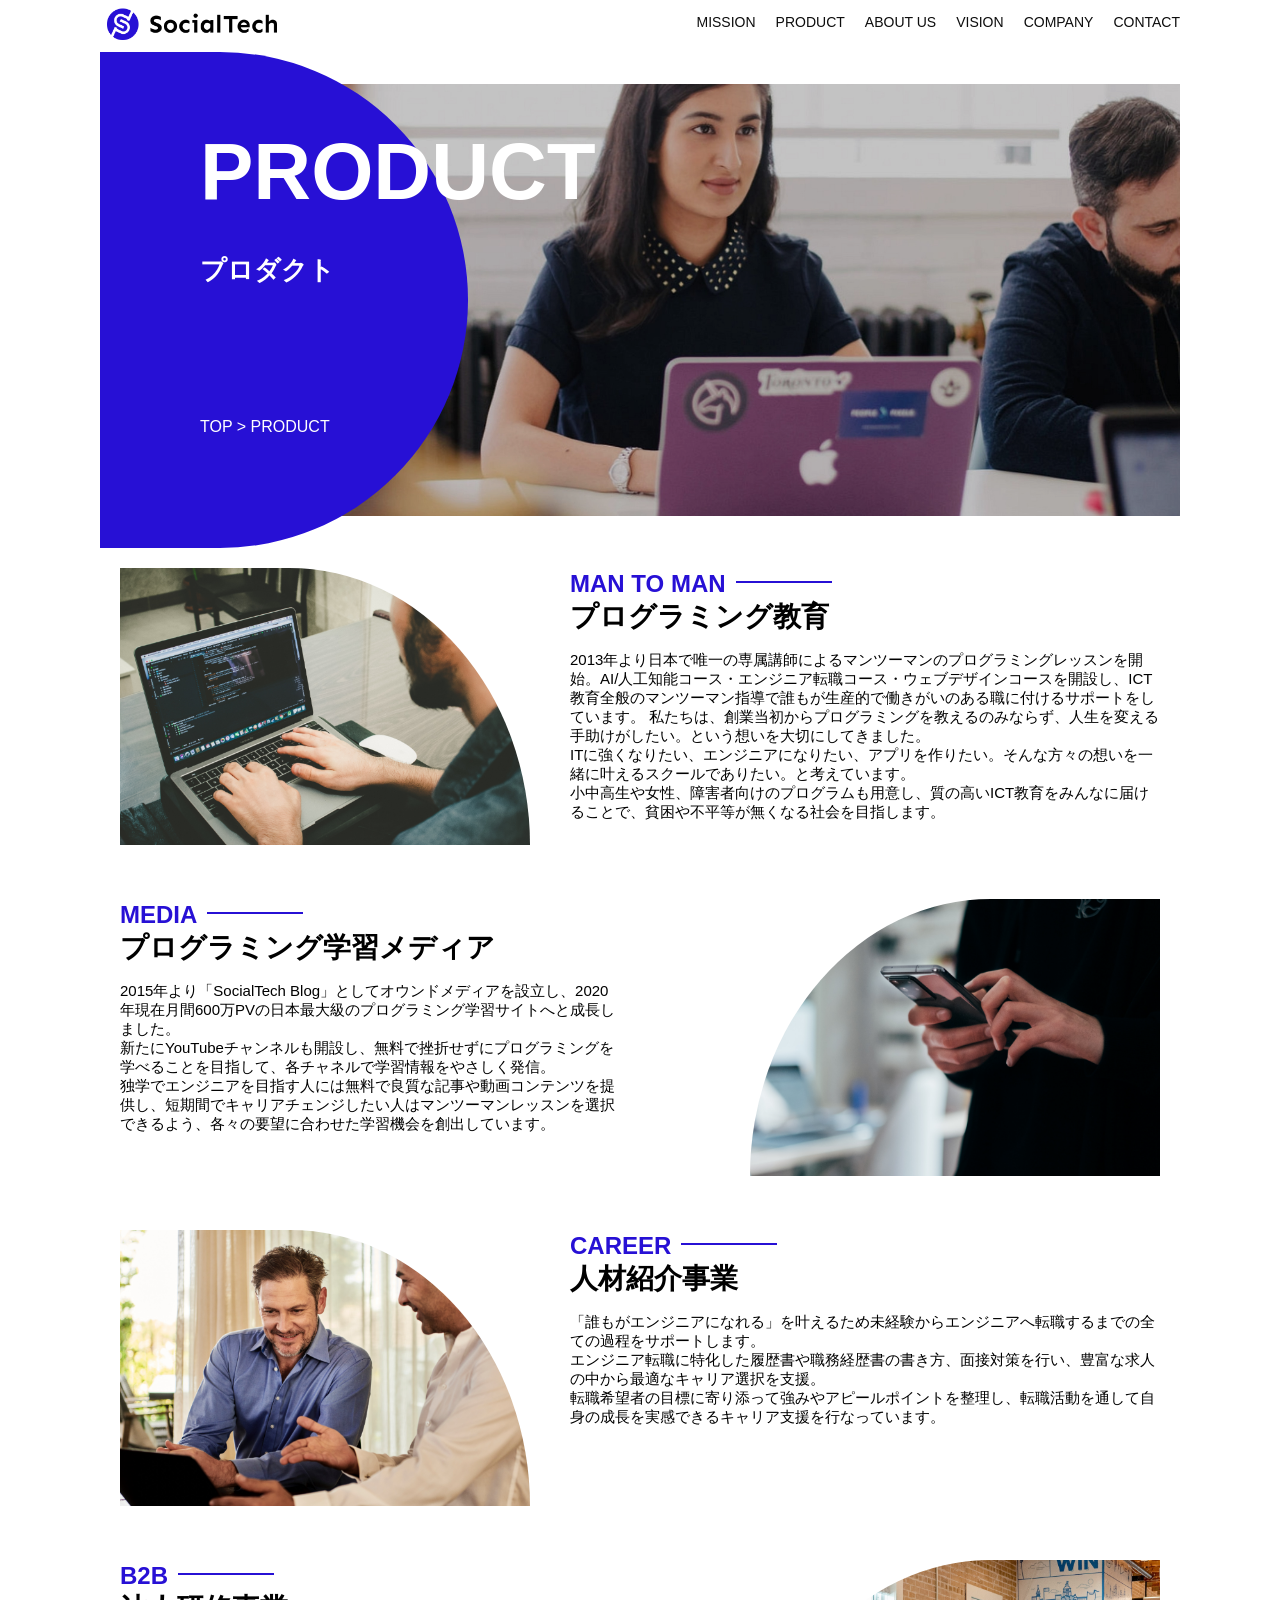
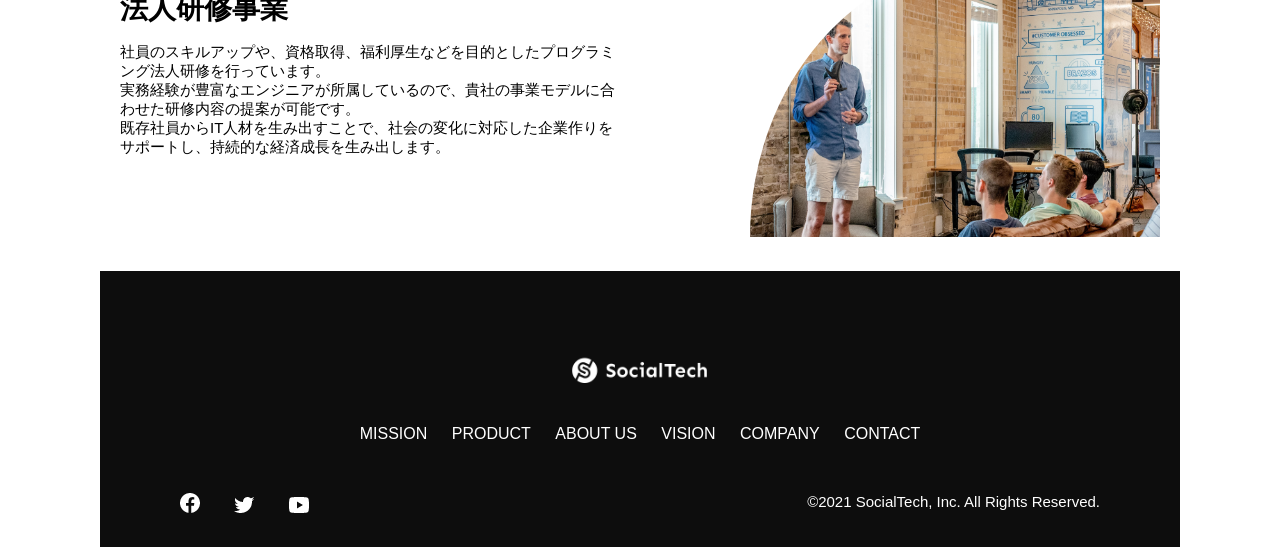
<file: kadai_tutorial_output/product.html>
<!doctype html>
<html>
  <head>
    <title>SocialTech -MISSION ミッション-</title>
    <meta charset="UTF-8" />
    <meta name="description" content="SocialTechが目指す5つの目標（S2DGs）を紹介します" />
    <meta name="viewport" content="width=device-width, initial-scale=1.0" />
    <link rel="stylesheet" href="style.css" />
  </head>

  <body>
    <header>
      <a href="index.html" id="logo">
        <img src="images/logo.png" alt="トップページに戻る" />
      </a>
      <!-- PC用ナビゲーション -->
      <nav id="nav-pc">
        <ul>
          <li><a href="mission.html">MISSION</a></li>
          <li><a href="product.html">PRODUCT</a></li>
          <li><a href="index.html#aboutus">ABOUT US</a></li>
          <li><a href="index.html#vision">VISION</a></li>
          <li><a href="index.html#company">COMPANY</a></li>
          <li><a href="index.html#contact">CONTACT</a></li>
        </ul>
      </nav>
      <!-- スマホ用メニューボタン -->
      <button id="menu-sp" onclick="document.getElementById('nav-sp').style.display = 'block'">
        <img src="images/button-menu.png" alt="ナビゲーションを開く" />
      </button>
      <!-- スマホ用ナビゲーション -->
      <div id="nav-sp">
        <button id="close" onclick="document.getElementById('nav-sp').style.display = 'none'">
          <img src="images/button-close.png" alt="ナビゲーションを閉じる" />
        </button>
        <nav>
          <ul>
            <li>
              <a id="logo-sp" href="index.html" onclick="document.getElementById('nav-sp').style.display = 'none'"
                ><img src="images/logo-sp.png" alt="トップページに戻る"
              /></a>
            </li>
            <li>
              <a class="menu" href="mission.html" onclick="document.getElementById('nav-sp').style.display = 'none'"
                >MISSION</a
              >
            </li>
            <li>
              <a class="menu" href="product.html" onclick="document.getElementById('nav-sp').style.display = 'none'"
                >PRODUCT</a
              >
            </li>
            <li>
              <a
                class="menu"
                href="index.html#aboutus"
                onclick="document.getElementById('nav-sp').style.display = 'none'"
                >ABOUT US</a
              >
            </li>
            <li>
              <a
                class="menu"
                href="index.html#vision"
                onclick="document.getElementById('nav-sp').style.display = 'none'"
                >VISION</a
              >
            </li>
            <li>
              <a
                class="menu"
                href="index.html#company"
                onclick="document.getElementById('nav-sp').style.display = 'none'"
                >COMPANY</a
              >
            </li>
            <li>
              <a
                class="menu"
                href="index.html#contact"
                onclick="document.getElementById('nav-sp').style.display = 'none'"
                >CONTACT</a
              >
            </li>
          </ul>
        </nav>
        <div id="sns">
          <a href="https://www.facebook.com/sejuku2013">
            <img src="images/button-facebook.png" alt="Facebookのリンク" />
          </a>
          <a href="https://twitter.com/samuraijuku">
            <img src="images/button-twitter.png" alt="Twitterのリンク" />
          </a>
          <a href="https://www.youtube.com/channel/UCCFOQO5aDK0xXam4cUQXT8g">
            <img src="images/button-youtube.png" alt="YouTubeのリンク" />
          </a>
        </div>
      </div>
    </header>

    <main>
      <article>
        <section id="product-main">
          <div class="product-main-inner">
            <div id="product-title">
              <h1>PRODUCT<br /><span>プロダクト</span></h1>
              <p>TOP > PRODUCT</p>
            </div>
          </div>
        </section>
        <section class="product-section product-section-left">
          <div class="product-section-img">
            <img src="images/product/product-mantoman.png" alt="PCでコードを書く男性" />
          </div>
          <div class="product-read">
            <h2 class="product-h2">MAN TO MAN</h2>
            <h3 class="product-h3">プログラミング教育</h3>
            <p>
              2013年より日本で唯一の専属講師によるマンツーマンのプログラミングレッスンを開始。AI/人工知能コース・エンジニア転職コース・ウェブデザインコースを開設し、ICT教育全般のマンツーマン指導で誰もが生産的で働きがいのある職に付けるサポートをしています。
              私たちは、創業当初からプログラミングを教えるのみならず、人生を変える手助けがしたい。という想いを大切にしてきました。<br />ITに強くなりたい、エンジニアになりたい、アプリを作りたい。そんな方々の想いを一緒に叶えるスクールでありたい。と考えています。<br />小中高生や女性、障害者向けのプログラムも用意し、質の高いICT教育をみんなに届けることで、貧困や不平等が無くなる社会を目指します。
            </p>
          </div>
        </section>
        <section class="product-section product-section-right">
          <div class="product-read">
            <h2 class="product-h2">MEDIA</h2>
            <h3 class="product-h3">プログラミング学習メディア</h3>
            <p>
              2015年より「SocialTech
              Blog」としてオウンドメディアを設立し、2020年現在月間600万PVの日本最大級のプログラミング学習サイトへと成長しました。<br />新たにYouTubeチャンネルも開設し、無料で挫折せずにプログラミングを学べることを目指して、各チャネルで学習情報をやさしく発信。<br />独学でエンジニアを目指す人には無料で良質な記事や動画コンテンツを提供し、短期間でキャリアチェンジしたい人はマンツーマンレッスンを選択できるよう、各々の要望に合わせた学習機会を創出しています。
            </p>
          </div>
          <div class="product-section-img">
            <img src="images/product/product-media.png" alt="スマートフォンを操作する人" />
          </div>
        </section>
        <section class="product-section product-section-left">
          <div class="product-section-img">
            <img src="images/product/product-career.png" alt="笑顔で話し合う2人の男性" />
          </div>
          <div class="product-read">
            <h2 class="product-h2">CAREER</h2>
            <h3 class="product-h3">人材紹介事業</h3>
            <p>
              「誰もがエンジニアになれる」を叶えるため未経験からエンジニアへ転職するまでの全ての過程をサポートします。<br />エンジニア転職に特化した履歴書や職務経歴書の書き方、面接対策を行い、豊富な求人の中から最適なキャリア選択を支援。<br />転職希望者の目標に寄り添って強みやアピールポイントを整理し、転職活動を通して自身の成長を実感できるキャリア支援を行なっています。<br />
            </p>
          </div>
        </section>
        <section class="product-section product-section-right">
          <div class="product-read">
            <h2 class="product-h2">B2B</h2>
            <h3 class="product-h3">法人研修事業</h3>
            <p>
              社員のスキルアップや、資格取得、福利厚生などを目的としたプログラミング法人研修を行っています。<br />実務経験が豊富なエンジニアが所属しているので、貴社の事業モデルに合わせた研修内容の提案が可能です。<br />既存社員からIT人材を生み出すことで、社会の変化に対応した企業作りをサポートし、持続的な経済成長を生み出します。
            </p>
          </div>
          <div class="product-section-img">
            <img src="images/product/product-b2b.png" alt="講演中の男性とそれを聴く人々" />
          </div>
        </section>
      </article>
    </main>
    <footer>
      <div id="footer-logo">
        <img src="images/logo-sp.png" alt="SocialTech" />
      </div>
      <div id="footer-link">
        <a href="mission.html">MISSION</a>
        <a href="product.html">PRODUCT</a>
        <a href="index.html#aboutus">ABOUT US</a>
        <a href="index.html#vision">VISION</a>
        <a href="index.html#company">COMPANY</a>
        <a href="index.html#contact">CONTACT</a>
      </div>
      <div id="sns-footer">
        <div class="sns-btns">
          <a href="https://www.facebook.com/sejuku2013"
            ><img src="images/button-facebook.png" alt="Facebookのリンク"
          /></a>
          <a href="https://twitter.com/samuraijuku"><img src="images/button-twitter.png" alt="Twitterのリンク" /></a>
          <a href="https://www.youtube.com/channel/UCCFOQO5aDK0xXam4cUQXT8g"
            ><img src="images/button-youtube.png" alt="YouTubeのリンク"
          /></a>
        </div>
        <p id="copyright">&copy;2021 SocialTech, Inc. All Rights Reserved.</p>
      </div>
      <!--"sns-footer"-->
    </footer>
  </body>
</html>
</file>
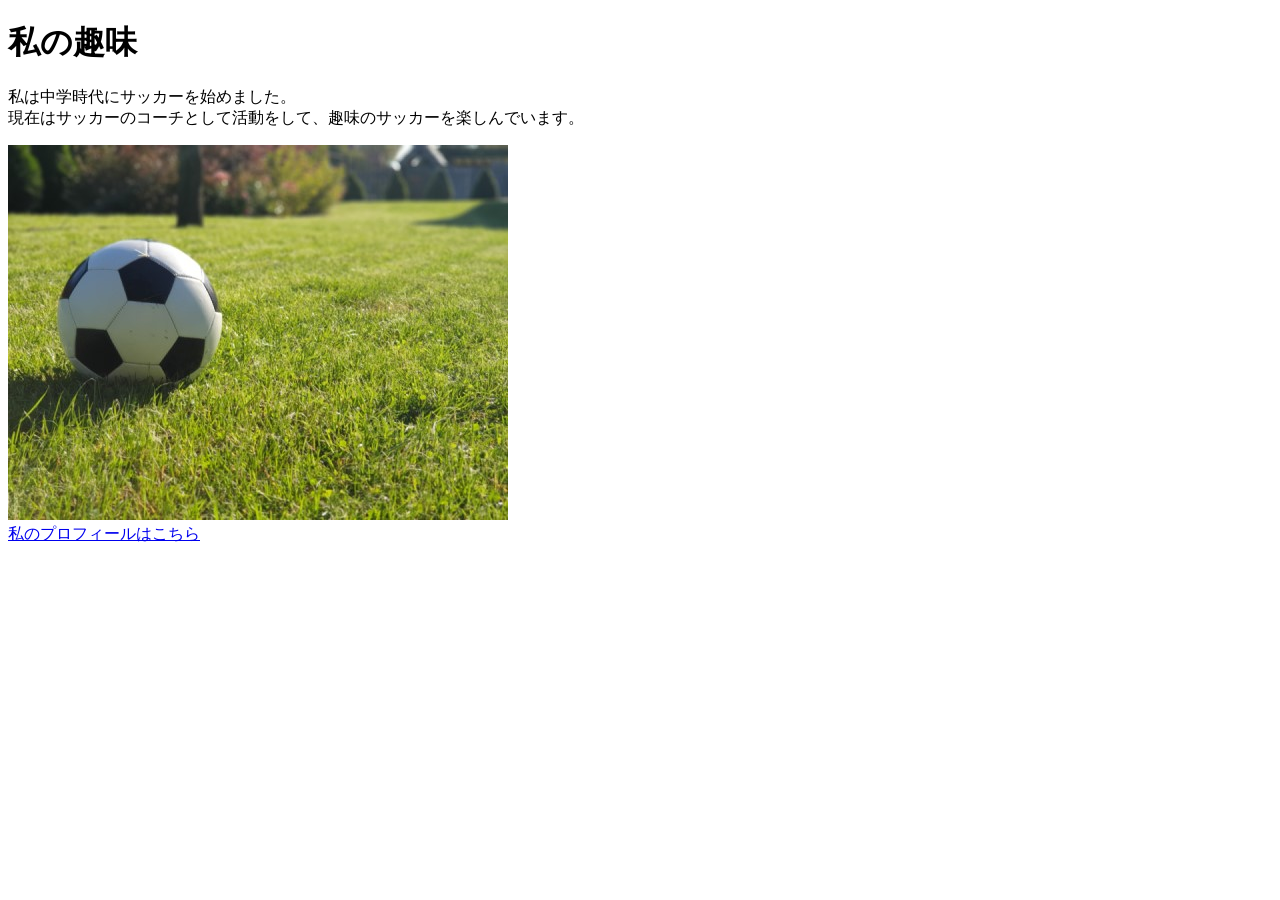
<file: kadai_005/html/kadai_005.html>
<!DOCTYPE html>
<html>
<head>
    <title>5章課題</title>
    <meta name="description" content="このページは5章の課題です。">
    <meta charset="UTF-8">
</head>
<body>
    <h1>私の趣味</h1>
    <p>私は中学時代にサッカーを始めました。<br>
     現在はサッカーのコーチとして活動をして、趣味のサッカーを楽しんでいます。
    </p>
    <img src="../images/sample.jpg" alt="サッカーボール"><br>
    <a href="https://x.com/samuraijuku">私のプロフィールはこちら</a>
</body>
</html>
</file>
<file: kadai_tutorial_output/style.css>
* {
  box-sizing: border-box;
}

p {
  font-size: 15px;
}

body {
    max-width: 1080px;
    margin: 0 auto;
    font-family: "Source Sans Pro", "Hiragino Kaku Gothic ProN", Meiryo, Arial, sans-serif;
}
header {
    display: flex;
    justify-content: space-between;
}
#nav-pc {
    font-size: 14px;
}
#nav-pc ul{
    display: flex;
    padding-left: 0;
}
#nav-pc li {
    list-style: none;
}
#nav-pc a {
    text-decoration: none;
    margin-left: 20px;
    color: #0d0d0d;
}
#nav-pc a:hover {
    text-decoration: underline;
}
/* スマホ用ナビを非表示 */
#nav-sp,
#menu-sp {
    display: none;
}
#main-visual {
    position: relative;
    height: 400px;
}
#main-message {
    position: absolute;
    top: 0;
    left: 0;
    background-color:#2710d5;
    color: #ffffff;
    border-radius: 0 0 476px 0;
    max-width: 620px;
    width: 100%;
    height: 100%;
    z-index: 11;
}
#main-message h1 {
    font-size: 60px;
    margin: 100px 0 0 50px;
}
#main-message > p {
    font-size: 28px;
    margin: 0 0 0 50px;
}
#main-visual > img {
    max-width: 620px;
    border-radius: 476px 0 0 0;
    position: absolute;
    top: 0;
    right:0;
    z-index: 10;
}
h2 {
    margin: 40px 0 0 0;
}
h2::after {
    content: url("images/line.png");
    margin-left: 10px;
}
h3 {
    font-size: 27px;
}
#mission {
    margin:80px auto;
}
#mission-flex {
    display: flex;
}
#mission-flex > div {
    width: 50%;
    margin: 20px;
}
#mission-photo {
    width: 100%;
}
#s2dgs {
    margin-top: 50px;
    width: 100%;
}
#product {
    background-color: #fafafa;
    margin: 80px 0;
    padding: 10px 40px 0px 40px;
}
#product .product-flex {
    margin-top: 40px;
    display: flex;
}
#product-left {
    width: 50%;
    margin-right: 20px;
}
#product-right {
    width: 50%;
    margin-left: 20px;
    margin-top: 80px;
}
#product-left >div {
    position: relative;
    height: 480px;
    margin-right: 20px;
}
#product-right > div {
    position: relative;
    height: 480px;
    margin-left: 20px;
}
.product-photo {
    width: 100%;
}
.product-explain {
    background-color: #ffffff;
    position: absolute;
    left: 0;
    bottom: 50px;
    margin: 0 40px;
    padding: 20px;
    box-shadow: 5px 5px 10px rgba(0,0,0,0.05);
}
.product-explain >span {
    color: #2710d5;
    font-weight: bold;
    font-size: 16px;
    margin: 0;
}
.product-explain > h3 {
    margin: 5px 0;
}
.product-explain > p {
    font-size: 14px;
    margin: 0;
}
#product-more {
    text-align: center;
}
#product-more a {
    position: relative;
    bottom: -42px;
}
#aboutus {
    margin: 80px auto;
}
#aboutus > div {
    display: flex;
}
.culture-img {
    width: 50%;
    align-self: flex-start;
}
.culture-img2 {
    margin-top: 50px;
    width: 100%;
}
.culture-table {
    margin-right: 50px;
}
.culture-num {
    font-size: 80px;
    color: #2710d5;
    padding: 0 20px 0 0;
    
}

.culture-table th {
    text-align: left;
    font-size: 28px;
    font-weight: bold;
}
.culture-en {
    color: #2710d5;
    font-size: 24px;
}
.culture-description {
    margin: 0;
}
#vision {
    margin: 80px auto;
}
#vision > div {
    display: flex;
    justify-content: space-between;
    flex-wrap: wrap;
}
.vision-box {
    width: 300px;
    height: 300px;
    margin-bottom: 30px;
    position: relative;
}
.vision-box > img {
    width: 100%;
    position: relative;
    z-index: 30;
}
.vision-box > div {
    position: absolute;
    top: 0;
    left: 0;
    z-index: 31;
    margin-right: 20px;
}
.vision-box > div > h4 {
    color: #2710d5;
    font-size: 19px;
    margin-top: 80px;
}
.vision-box > div > h4::first-letter {
    font-size: 40px;
}
.vision-box > div > h5 {
    font-size: 20px;
    margin: 0 0 0 0;
}
.vision-box > div > p {
    margin: 10px 0 0 0;
}
#company {
    margin: 80px auto;
}
#company-table {
    width: 100%;
}
.tableheader {
    text-align: left;
    padding: 20px;
    border-bottom-color: #2710d5;
    border-bottom-width: 1px;
    border-bottom-style: solid;
    width: 100px;
}
.tableheader-first {
    border-top-color: #2710d5;
    border-top-width: 1px;
    border-top-style: solid;
}
.cell {
    padding: 30px;
    border-bottom-color: #ececec;
    border-bottom-width: 1px;
    border-bottom-style: solid;
}
.cell-first {
    border-top-color: #ececec;
    border-top-width: 1px;
    border-top-style: solid;
}
#company > iframe {
    width: 100%;
    height: 368px;
    margin-top: 40px;
}
#contact {
    margin: 80px auto;
}
#contact > form > div {
    display: flex;
    flex-direction: row;
    flex-wrap: wrap;
    padding-bottom: 30px;
}
.contact-heading {
    width: 240px;
    align-self: center;
}
.contact-label {
    font-weight: bold;
}
.contact-span {
    color: #ce2222;
    margin-left: 20px;
    font-weight: bold;
}
.contact-textbox {
    border-top: 0px;
    border-left: 0px;
    border-right: 0px;
    border-bottom-width: 1px;
    border-bottom-color:#707070;
    border-style: solid;
    background-color: #fafafa;
    width: 400px;
    height: 56px;
}

.contact-textarea {
    border-top: 0px;
    border-left: 0px;
    border-right: 0px;
    border-bottom-width: 1px;
    border-bottom-color: #707070;
    background-color: #fafafa;
    width: 400px;
    height: 200px;
}
#contact dt {
    font-weight: bold;
}
#contact dd {
    margin: 0 0 16px 0;
}
#contact dd p {
    margin: 0;
}
#contact dd ul {
    padding-left: 0;
}
#contact dd li {
    margin-bottom: 0;
    list-style: none;
}
footer {
    background-color: #0d0d0d;
    text-align: center;
    padding: 80px 80px 30px 80px;
}
#footer-logo {
    margin-bottom: 30px;
}
#footer-link {
    margin-bottom: 50px;
}
#footer-link > a {
    text-decoration: none;
    margin: 10px;
    color: #ffffff;
}
#footer-link > a:hover {
    text-decoration: underline;
}
#sns-footer {
    display: flex;
    justify-content: space-between;
    text-align: left;
}
#sns-footer a {
    margin-right: 30px;
}
#copyright {
    color: #ffffff;
    margin: 0;
}
/* mission.html 用のスタイル */
/* ミッションのメインビジュアル */
.mission-main-inner {
    background-image: url("images/mission/mission-main.png");
    background-repeat: no-repeat;
    background-position-y: center;
}
#mission-title {
    background-color: #2710d5;
    width: 368px;
    color: #ffffff;
    height: 496px;
    border-radius: 0 248px 248px 0;
    position: relative;
}
#mission-title h1 {
    position: absolute;
    top: 0;
    left: 100px;
    font-size: 80px;
    line-height: 1;
}
#mission-title h1 span {
    font-size: 26px;
}
#mission-title > p {
    position: absolute;
    top: 350px;
    left: 100px;
    font-size: 16px;
}
#mission-s2dgs {
    padding: 20px;
}
.mission-h2 {
    color: #2710d5;
    font-size: 40px;
}
.mission-h2::after {
    content: none;
}
#mission-five-goals {
    padding: 20px;
    display: flex;
}
#mission-five-goals .five-goals-image {
    width: 30%;
    padding: 20px;
}
#mission-five-goals .five-goals-image img {
    width: 100%;
}
#mission-five-goals .five-goals-read {
    width: 70%;
    padding: 20px;
}
#mission-five-goals .five-goals-read > div {
    margin-bottom: 40px;
}
.fivegoals-image-right {
    float: right;
    margin: 20px;
}
.fivegoals-image-left{
    float: left;
    margin: 20px;
}
.fivegoals-number {
    color: #2710d5;
    font-size: 48px;
    font-weight: bold;
    margin: 0;
}
.fivegoals-h3 {
    font-size: 28px;
    margin: 0;
}
.fivegoals-p {
    margin: 0;
}
/* プロダクトページ */
.product-main-inner {
    background-image: url("images/product/product-main.png");
    background-repeat: no-repeat;
    background-position-y: center;
} 
#product-title {
    background-color: #2710d5;
    width: 368px;
    color: #ffffff;
    height: 496px;
    border-radius: 0 248px 248px 0;
    position: relative;
}
#product-title h1 {
    position: absolute;
    top: 0;
    left: 100px;
    font-size: 80px;
    line-height: 1;
}
#product-title h1 span {
    font-size: 26px;
}
#product-title > p {
    position: absolute;
    top: 350px;
    left: 100px;
    font-size: 16px;
}
.product-section {
    display: flex;
    padding: 20px 20px 0;
}
.product-section .product-section-img {
    width: 450px;
}
.product-section-left .product-section-img img {
    width: 100%;
    padding: 0 40px 30px 0;
    border-radius: 0 432px 0 0;
}
.product-section-left .product-read {
    width: 50%;
    flex-grow: 1;
}
.product-section-left .product-read p {
    margin-bottom: 0;
}
.product-section-right {
    justify-content: space-between;
}
.product-section-right .product-section-img img {
    width: 100%;
    padding: 0 0 30px 40px;
    border-radius: 432px 0 0 0;
}
.product-section-right .product-read {
    width: 500px;
}
.product-h2 {
    color: #2710d5;
    font-size: 24px;
    margin: 0;
}
.product-h3 {
    font-size: 28px;
    margin: 0;
}

@media screen and (max-width: 767px) {
    #nav-pc {
        display: none;
    }  
    #menu-sp {
        display: block;
        background-color: transparent;
        float: right;
        padding: 0;
        border: none;
    }
    #nav-sp {
        background-color: #2710d5;
        position: fixed;
        left: 0;
        top: 0;
        height: 100%;
        width: 100%;
        display: none;
        z-index: 100;
    }
    #close {
        position: absolute;
        top: 20px;
        right: 20px;
        background-color: transparent;
        border: none;
    }
    #nav-sp nav ul {
        padding-left: 0;
    }
    #nav-sp nav li {
        list-style: none;
    }
    #logo-sp {
        margin: 80px 0 30px 20px;
    }
    #nav-sp nav a {
        display: block;
        color: #ffffff;
    }
    #nav-sp nav a:hover {
        text-decoration: underline;
    }
    #nav-sp .menu {
        text-decoration: none;
        margin: 0 20px 0 20px;
        height: 44px;
        font-size: 16px;
        background-image: url("images/arrow.png");
        background-repeat: no-repeat;
        background-position: right top;
    }
    #sns {
        position: absolute;
        bottom: 20px;
        left: 20px;
    }
    #sns > a {
        margin-right: 30px;
    }
    #main-visual {
        position: relative;
        height: 470px;
    }
    #main-visual > div {
        text-align: center;
        height: 280px;
    }
    #main-visual h1 {
        font-size: 28px;
        margin: 90px 0 0 0;
    }
    #main-visual > div > p {
        margin: 0;
        font-size: 15px;
    }
    #main-visual > img {
        width: 100%;
        border-radius: 476px 0 0 0;
        top: auto;
        bottom: 0;
    }
    h2 {
        margin: 15px 0;
    }
    h3 {
        font-size: 24px;
        margin: 10px 0 0 0;
    }
    #mission {
        margin: 20px 0;
        padding: 0 20px;
    }
    #mission-flex {
        flex-direction: column;
    }
    #mission-flex > div {
        width: 100%;
        margin: 0;
    }
    #product {
        margin: 0;
        padding: 10px 20px 0 20px;
    }
    #product .product-flex {
        flex-direction: column;
        margin-top: 0;
    }
    #product-left,
    #product-right {
        width: 100%;
        margin: 0;
    }
    #product-left > div,
    #product-right > div {
        height: auto;
        margin: 0;
    }
    .product-explain {
        position: relative;
        margin: 0;
    }
    .product-explain > h3 {
        margin: 10px 0;
        font-size: 24px;
    }
    #product-more {
        text-align: left;
    }
    #aboutus {
        margin: 80px 20px;
    }
    #aboutus > div {
        flex-direction: column;
    }
    .culture-table th {
        font-size: 16px;
    }
    .culture-table {
        margin-right: 0;
        padding-right: 0;
        order: 2;
    }
    .culture-img {
        width: 100%;
        order: 1;
    }
    .culture-img2 {
        margin-top: 0;
    }
    .culture-num {
        padding: 0;
    }
    .culture-description {
        margin: 0;
    }
    #vision {
        margin: 80px 20px;
    }
    .vision-box > img {
        position: absolute;
        top: 0;
        left: 0;
    }
    .vision-box > div > h4 {
        margin: 60px 0 0 0;
    }
    #company {
        margin: 0 20px;
    }
    #company > h3 {
        margin-bottom: 20px;
    }
    .tableheader {
        width: 50px;
    }
    .cell {
        padding: 20px;
    }
    #company > iframe {
        height: 240px;
    }
    #contact {
        margin: 80px 20px;
    }
    #contact > h3 {
        margin-bottom: 20px;
    }
    #contact > form > div {
        flex-direction: column;
        margin-bottom: 20px;
    }
    .contact-heading {
        align-self: auto;
        margin-bottom: 20px;
    }
    .contact-textbox {
        min-width: 300px;
        width: 100%;
    }
    .contact-textarea {
        height: 150px;
        width: 100%;
    }
    .radiobutton {
        margin-bottom: 20px;
    }
    footer {
        padding: 30px 20px 50px 20px;
        text-align: left;
    }
    #footer-link > a {
        margin: 0 20px 30px 0;
        display: block;
        background-image: url("images/arrow.png");
        background-repeat: no-repeat;
        background-position: right top;
    }
    #footer-link > a:hover {
        text-decoration: underline;
    }
    #sns-footer {
        flex-direction: column;
        justify-content: flex-start;
    }
    #copyright {
        font-size: 12px;
        margin-top: 30px;
    }
    /* mission.html用のスタイル */
    /* ミッションのメインビジュアル */
    #mission-main {
        height: 256px;
        margin-top: 4%;
        position: relative;
    }
    .mission-main-inner {
        height: 80%;
        background-size: cover;
    }
    #mission-title {
        width: 136px;
        height: 256px;
        position: absolute;
        top: -10%
    }
    #mission-title h1 {
        left: 20px;
        font-size: 40px;
    }
    #mission-title h1 span {
        font-size: 18px;
    }
    #mission-title > p {
        top: 180px;
        left: 20px;
        font-size: 13px;
    }
    /* ミッションページ　S2DGSの設定 */
    .mission-h2 {
        font-size: 38px;
        margin: 0px;
    }
    .mission-h2::after {
        content: none;
    }
    #mission-s2dgs > img {
        width: 100%;
    }
    #mission-five-goals {
        flex-direction: column;
    }
    #mission-five-goals > div {
        padding: 0;
    }
    #mission-five-goals .five-goals-image,
    #mission-five-goals .five-goals-read {
        width: 100%;
        padding: 0;
    }
    #mission-five-goals .five-goals-read > div {
        display: flex;
        flex-direction: column;
    }
    .fivegoals-image-right,
    .fivegoals-image-left {
        align-self: center;
    }
    #product-main {
        height: 256px;
        margin-top: 4%;
        position: relative;
    }
    .product-main-inner {
        height: 80%;
        background-size: cover;
    }
    #product-title {
        width: 136px;
        height: 256px;
        position: absolute;
        top: -10%;
    }
    #product-title h1 {
        left: 20px;
        font-size: 40px;
    }
    #product-title h1 span {
        font-size: 18px;
    }
    #product-title > p {
        top: 180px;
        left: 20px;
        font-size: 13px;
    }
    .product-section {
        flex-direction: column;
    }
    .product-section .product-section-img {
        width: 100%;
    }
    .product-section .product-section-img img {
        width: 100%;
        padding: 0;
    }
    
    .product-section-left .product-section-img img {
        border-radius: 0 300px 0 0;
    }
     .product-section-left .product-read {
        width: 100%;
        flex-grow: 1;
    }
    .product-section-right .product-section-img img {
        order: 1;
        border-radius: 300px 0 0 0;
    }
    .product-section-right .product-read {
        order: 2;
        width: 100%;
    }
    
}
</file>
<file: kadai_018/style.css>
#top {
    width: 800px;
    background-color: #dcc9f4;
    margin: 20px auto;
    text-align: center;
}
.top-child {
    width: 20%;
    background-color:#ffd9df;
    display: inline-block;
}
#middle {
    width: 800px;
    height: 800px;
    position: relative;
    margin-left: auto;
    margin-right: auto;
    background-color: #ffd9df;
}
#middle-child01{
    width: 200px;
    height: 200px;
    background-color: #87ceeb;
    position:absolute;
    top: 100px;
    left: 100px;
}
#middle-child02{
    width: 200px;
    height: 200px;
    background-color: #87ceeb;
    position:absolute;
    top: 300px;
    left: 300px;
}
#middle-child03{
    width: 200px;
    height: 200px;
    background-color: #87ceeb;
    position:absolute;
    top: 500px;
    left: 500px;
}
#bottom{
    margin:auto;
    width: 800px;
    height: 300px;
    background-color: #87ceeb;
}
#bottom-child01{
    width: 400px;
    height: 100px;
    background-color: #e5dcf0;
}
#bottom-child02{
    width: 400px;
    height: 100px;
    background-color: #e5dcf0;
    position: relative; left: 200px;
}
#bottom-child03{
    width: 400px;
    height: 100px;
    position: relative; left: 400px;
    background-color: #e5dcf0;
}
</file>
<file: kadai_022/style.css>
body, h1, p {
    margin: 0;
}
header {
    margin-bottom: 20px;
    background-color:rgb(244, 79, 79) ;
    display: flex;
    justify-content: center;
}
h1 {
    color: rgb(255, 255, 255);
}
main {
    padding: 10px;
}
#parent{
    display: flex;
    justify-content: center;
}
.contents {
    border: 3px solid rgb(238,204,204);
    flex-basis: 25%;
    padding: 10px 15px;
    margin: 20px 0;
}
.contents p:nth-of-type(2)::first-letter  {
    font-weight: bold;
    font-size: 20px;
    color: rgb(97,206,249);
}
.contents img {
    margin: 10px 0;
    width: 70%;
}
h2{
    font-size: 25px;
    border-bottom: 3px dotted rgb(236, 122, 122);
}
h2::before {
    content: "●";
    color:rgb(239,111,139);
}
footer {
    background-color:rgb(244, 79, 79);
    justify-content: center;
}
a {
    color: rgb(255, 255, 255);
}
a:hover {
    color:rgb(245, 178, 168);
} 
a:visited {    
    color:rgb(193, 234, 251);
}
@media screen and (max-width: 768px) {
    h2 {
        font-size: 30px;
    }
    p {
        font-size: 25px;
    }
    #parent {
        display: flex;
        flex-direction: column;
    }
}
</file>
